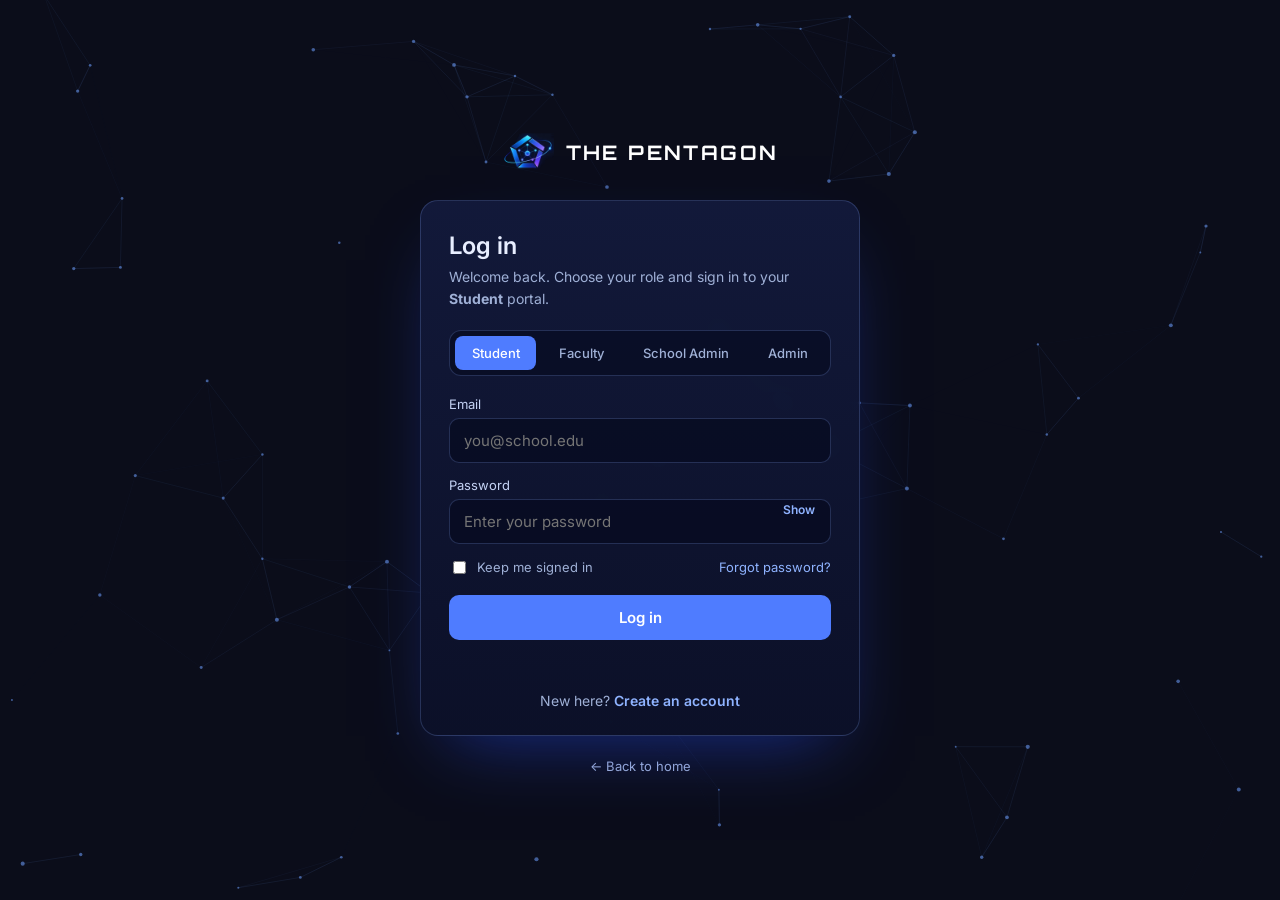
<file: pentagon-site my callendar/pentagon-site/login.html>
<!DOCTYPE html>
<html lang="en">
<head>
  <meta charset="UTF-8" />
  <meta name="viewport" content="width=device-width, initial-scale=1" />
  <title>Log in | THE PENTAGON</title>
  <link rel="icon" type="image/png" href="assets/favicon.png" />
  <link rel="preconnect" href="https://fonts.googleapis.com" />
  <link rel="preconnect" href="https://fonts.gstatic.com" crossorigin />
  <link href="https://fonts.googleapis.com/css2?family=Inter:wght@300;400;500;600&family=Orbitron:wght@600;700&display=swap" rel="stylesheet" />
  <link rel="stylesheet" href="auth.css" />
</head>
<body data-page="login">
  <canvas id="net-canvas" aria-hidden="true"></canvas>

  <a class="auth-brand" href="index.html" aria-label="THE PENTAGON - home">
    <img src="assets/logo.png" alt="" />
    <span>THE PENTAGON</span>
  </a>

  <main class="auth-card">
    <h1>Log in</h1>
    <p class="auth-sub">Welcome back. Choose your role and sign in to your <b id="auth-role">Student</b> portal.</p>

    <div class="role-tabs" role="tablist" aria-label="Choose your role">
      <button type="button" class="role-tab" data-role="student">Student</button>
      <button type="button" class="role-tab" data-role="faculty">Faculty</button>
      <button type="button" class="role-tab" data-role="school">School Admin</button>
      <button type="button" class="role-tab" data-role="admin">Admin</button>
    </div>

    <form class="auth-form" id="auth-form" novalidate>
      <label>Email
        <input type="email" name="email" required autocomplete="email" placeholder="you@school.edu" />
      </label>
      <label>Password
        <span class="pw-wrap">
          <input type="password" name="password" required autocomplete="current-password" placeholder="Enter your password" />
          <button type="button" class="pw-toggle" aria-label="Show password">Show</button>
        </span>
      </label>
      <div class="row">
        <label><input type="checkbox" name="remember" /> Keep me signed in</label>
        <a href="#">Forgot password?</a>
      </div>
      <button type="submit" class="btn-main">Log in</button>
      <p class="auth-status" id="auth-status" role="status"></p>
    </form>

    <p class="auth-switch">New here? <a id="switch-link" href="signup.html">Create an account</a></p>
  </main>

  <a class="back-home" href="index.html">&larr; Back to home</a>

  <script src="network-bg.js"></script>
  <script src="auth.js"></script>
</body>
</html>
</file>
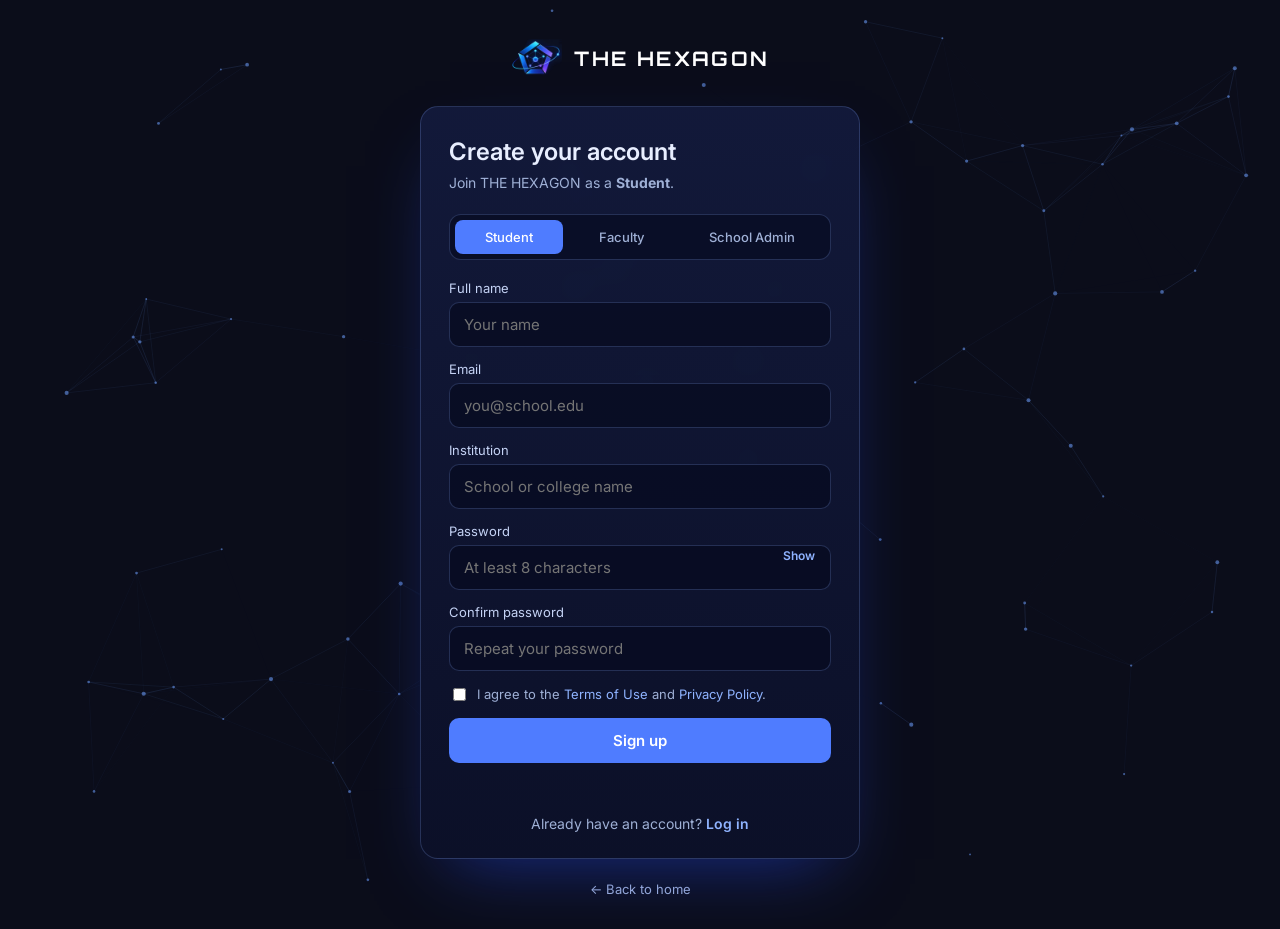
<file: pentagon-site my callendar/pentagon-site/signup.html>
<!DOCTYPE html>
<html lang="en">
<head>
  <meta charset="UTF-8" />
  <meta name="viewport" content="width=device-width, initial-scale=1" />
  <title>Sign up | THE HEXAGON</title>
  <link rel="icon" type="image/png" href="assets/favicon.png" />
  <link rel="preconnect" href="https://fonts.googleapis.com" />
  <link rel="preconnect" href="https://fonts.gstatic.com" crossorigin />
  <link href="https://fonts.googleapis.com/css2?family=Inter:wght@300;400;500;600&family=Orbitron:wght@600;700&display=swap" rel="stylesheet" />
  <link rel="stylesheet" href="auth.css" />
</head>
<body data-page="signup">
  <canvas id="net-canvas" aria-hidden="true"></canvas>

  <a class="auth-brand" href="index.html" aria-label="THE HEXAGON - home">
    <img src="assets/logo.png" alt="" />
    <span>THE HEXAGON</span>
  </a>

  <main class="auth-card">
    <h1>Create your account</h1>
    <p class="auth-sub">Join THE HEXAGON as a <b id="auth-role">Student</b>.</p>

    <!-- Admin accounts are created by your institution, so there is no Admin tab here -->
    <div class="role-tabs" role="tablist" aria-label="Choose your role">
      <button type="button" class="role-tab" data-role="student">Student</button>
      <button type="button" class="role-tab" data-role="faculty">Faculty</button>
      <button type="button" class="role-tab" data-role="school">School Admin</button>
    </div>

    <form class="auth-form" id="auth-form" novalidate>
      <label>Full name
        <input type="text" name="name" required autocomplete="name" placeholder="Your name" />
      </label>
      <label>Email
        <input type="email" name="email" required autocomplete="email" placeholder="you@school.edu" />
      </label>
      <label>Institution
        <input type="text" name="institution" required placeholder="School or college name" />
      </label>
      <label>Password
        <span class="pw-wrap">
          <input type="password" name="password" required minlength="8" autocomplete="new-password" placeholder="At least 8 characters" />
          <button type="button" class="pw-toggle" aria-label="Show password">Show</button>
        </span>
      </label>
      <label>Confirm password
        <input type="password" name="confirm" required autocomplete="new-password" placeholder="Repeat your password" />
      </label>
      <label class="terms">
        <input type="checkbox" name="terms" required />
        <span>I agree to the <a href="#">Terms of Use</a> and <a href="#">Privacy Policy</a>.</span>
      </label>
      <button type="submit" class="btn-main">Sign up</button>
      <p class="auth-status" id="auth-status" role="status"></p>
    </form>

    <p class="auth-switch">Already have an account? <a id="switch-link" href="login.html">Log in</a></p>
  </main>

  <a class="back-home" href="index.html">&larr; Back to home</a>

  <script src="network-bg.js"></script>
  <script src="auth.js"></script>
</body>
</html>
</file>
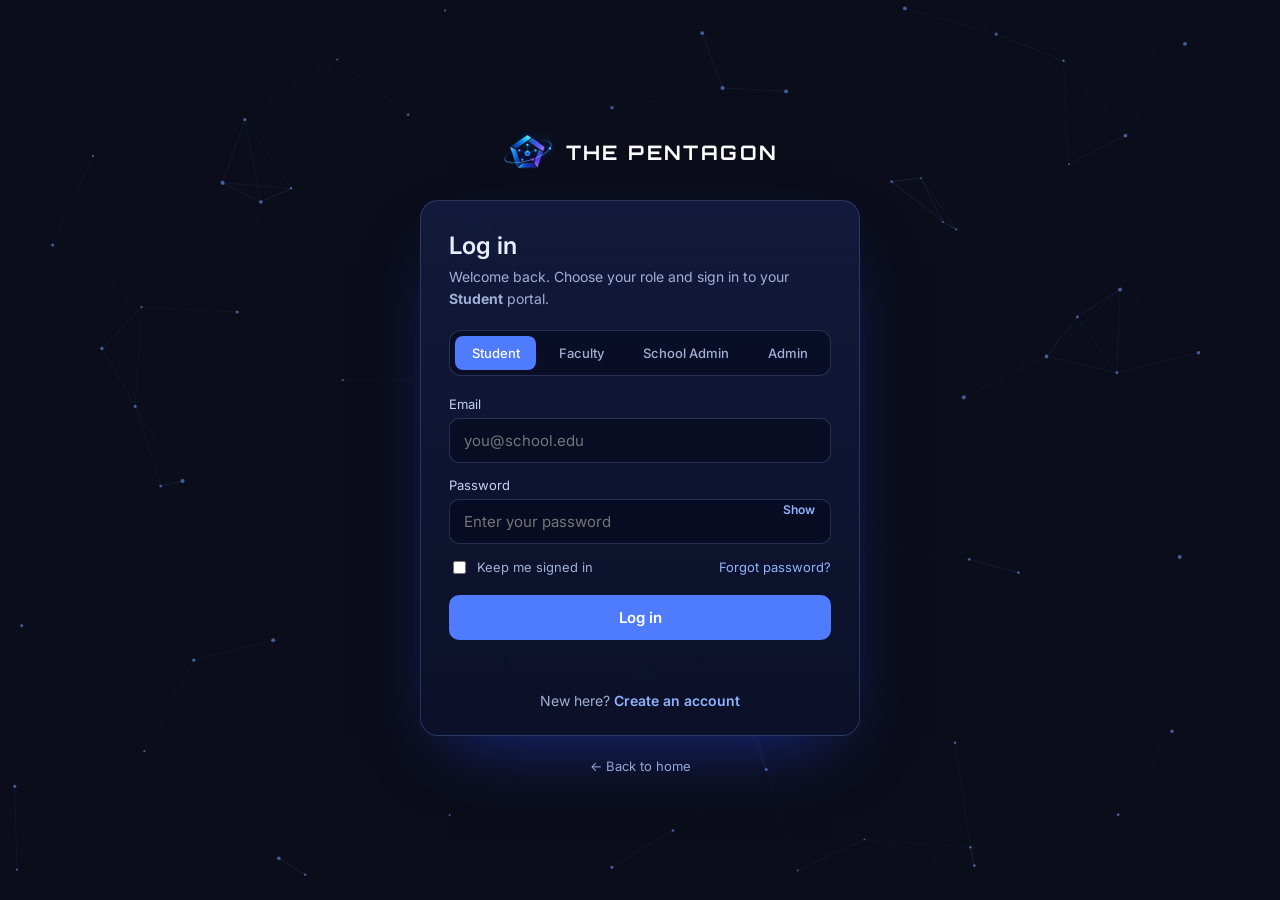
<file: pentagon-site my callendar/pentagon-site/student-dashboard.html>
<!DOCTYPE html>
<html lang="en">
<head>
  <meta charset="UTF-8" />
  <meta name="viewport" content="width=device-width, initial-scale=1" />
  <title>Student Dashboard | THE HEXAGON</title>
  <link rel="icon" type="image/png" href="assets/favicon.png" />
  <link rel="preconnect" href="https://fonts.googleapis.com" />
  <link rel="preconnect" href="https://fonts.gstatic.com" crossorigin />
  <link href="https://fonts.googleapis.com/css2?family=Inter:wght@400;500;600;700&family=Orbitron:wght@600;700&display=swap" rel="stylesheet" />
  <link rel="stylesheet" href="student.css" />
</head>
<body data-page="dashboard">
  <canvas id="net-canvas" data-rgb="150,125,90" data-alpha="0.22" aria-hidden="true"></canvas>

  <header class="topbar">
    <a class="brand" href="index.html"><img src="assets/logo.png" alt="" /><span>THE HEXAGON</span></a>
    <nav aria-label="Main">
      <a href="student-dashboard.html" class="on">Dashboard</a>
      <a href="student-class.html">My class</a>
      <a href="#" data-soon>Student network</a>
      <a href="#" data-soon>Study connect</a>
    </nav>
    <div class="nav-av" id="nav-av" aria-hidden="true"></div>
    <a href="#" class="logout" id="logout">Log out</a>
  </header>

  <main class="page">

    <!-- PROFILE -->
    <section class="card profile" id="profile">
      <div class="banner" id="banner"><button class="btn ghost sm" id="btn-banner" type="button">Edit banner</button></div>
      <div class="p-body">
        <div class="av-wrap">
          <div class="avatar" id="avatar"></div>
          <button class="av-btn" id="btn-avatar" type="button" aria-label="Change profile picture">+</button>
        </div>
        <div class="p-info">
          <h1><span id="p-name"></span></h1>
          <div class="meta"><span id="p-grade"></span> &nbsp;·&nbsp; <span id="p-school"></span></div>
          <p class="bio" id="p-bio"></p>
        </div>
        <div class="p-actions">
          <a class="btn ghost sm" href="#posts">Portfolio</a>
          <button class="btn sm" id="edit-profile" type="button">Edit profile</button>
        </div>
      </div>
      <div class="stats">
        <a class="stat" href="#performance" style="text-decoration:none"><small>Average marks</small><strong id="s-avg">--</strong><em id="s-cgpa">Add your marks</em></a>
        <div class="stat"><small>AIR score</small><strong id="s-air">--</strong><em>Preview score</em></div>
        <div class="stat"><small>Profile views</small><strong id="s-views">0</strong><em>Needs backend</em></div>
        <div class="stat"><small>Impressions</small><strong id="s-impr">0</strong><em>Needs backend</em></div>
      </div>
      <input type="file" id="in-banner" accept="image/*" hidden />
      <input type="file" id="in-avatar" accept="image/*" hidden />
    </section>

    <!-- ABOUT ME -->
    <section class="card" id="about">
      <div class="head"><div><h2>About me</h2><p>Optional. Help teachers and classmates get to know you.</p></div>
        <button class="btn ghost sm" id="edit-about" type="button">Edit</button></div>
      <div class="grid3" id="about-grid"></div>
      <span class="lab" style="margin-top:18px">Suggested for you, matched on your skills and interests</span>
      <div class="grid3" id="match-grid"></div>
      <p class="muted sm" style="margin-top:8px">Sample people are shown until the student network is connected.</p>
    </section>

    <!-- ACADEMIC PERFORMANCE -->
    <section class="card" id="performance">
      <div class="head"><div><h2>Academic performance</h2><p>Add subject marks. The average is shown on your profile.</p></div></div>
      <div class="avg"><strong id="avg-big">--</strong><span>average marks<br>across <b id="avg-n">0</b> subjects</span></div>
      <form class="inline" id="mark-form">
        <input name="subject" placeholder="Subject" required maxlength="40" />
        <input name="marks" type="number" min="0" max="100" step="0.1" placeholder="Marks (%)" required />
        <button class="btn sm" type="submit">Add subject</button>
      </form>
      <div id="marks"></div>
    </section>

    <!-- SKILLS -->
    <section class="card" id="skills">
      <div class="head"><div><h2>Skills</h2><p>Academic and extra-curricular activities, with your level.</p></div></div>
      <form class="inline" id="skill-form">
        <input name="name" placeholder="Skill (e.g. Algebra, Football)" required maxlength="40" />
        <select name="kind"><option value="Academic">Academic</option><option value="Extra-curricular">Extra-curricular (ECA)</option></select>
        <select name="level"><option>Beginner</option><option selected>Intermediate</option><option>Advanced</option></select>
        <button class="btn sm" type="submit">Add skill</button>
      </form>
      <div class="grid2">
        <div class="tile"><h3>Academic</h3><div class="chips" id="sk-a"></div></div>
        <div class="tile"><h3>Extra-curricular (ECA)</h3><div class="chips" id="sk-e"></div></div>
      </div>
    </section>

    <!-- ACHIEVEMENTS -->
    <section class="card" id="achievements">
      <div class="head"><div><h2>Achievements</h2><p>Projects and activities you won. Posts marked as won appear here too.</p></div></div>
      <form class="inline" id="ach-form">
        <input name="title" placeholder="Achievement name" required maxlength="80" />
        <input name="date" type="date" required />
        <input name="desc" placeholder="Short description" maxlength="160" style="flex-basis:220px" />
        <button class="btn sm" type="submit">Add</button>
      </form>
      <div id="ach-list"></div>
    </section>

    <!-- LEARNING PROGRESS -->
    <section class="card" id="learning">
      <div class="head"><div><h2>Learning progress</h2><p>Log what you are learning each day to build your streak.</p></div><span class="streak-badge" id="streak-badge">0-day streak</span></div>
      <div class="grid2">
        <div class="tile">
          <h3>Log today's learning</h3>
          <form class="inline" id="log-form" style="margin-bottom:0">
            <input name="topic" placeholder="e.g. Python loops" required maxlength="80" />
            <button class="btn sm" type="submit">Log</button>
          </form>
          <div class="week" id="week"></div>
        </div>
        <div class="tile"><h3>Currently learning</h3><div id="courses"></div></div>
      </div>
      <div class="grid3" style="margin-top:16px">
        <div><h3 class="sub">Completed courses</h3><div id="done"></div></div>
        <div><h3 class="sub">Upcoming learning goals</h3>
          <form class="inline" id="goal-form"><input name="text" placeholder="e.g. Finish Python basics" required maxlength="90" /><input name="date" type="date" /><button class="btn sm" type="submit">Add</button></form>
          <div id="goals"></div></div>
        <div><h3 class="sub">Progress timeline</h3><ol class="timeline" id="timeline"></ol></div>
      </div>
    </section>

    <!-- POSTS -->
    <section class="card" id="posts">
      <div class="head"><div><h2>Posts</h2><p>Everything you share. Posts are created on the post page.</p></div><a class="btn sm" href="student-post.html">+ New post</a></div>
      <div class="cols">
        <div><p class="colh">All posts · <span id="n-all">0</span></p><div class="col" id="col-all"></div></div>
        <div><p class="colh">Projects · <span id="n-proj">0</span></p><div class="col" id="col-proj"></div></div>
        <div><p class="colh">Achievements · <span id="n-won">0</span></p><div class="col" id="col-won"></div></div>
      </div>
    </section>
  </main>

  <!-- PROFILE DIALOG -->
  <dialog id="dlg-profile">
    <form id="f-profile">
      <h2>Your profile</h2>
      <p class="sub">Fields marked * are required to enter your dashboard.</p>
      <label class="req">Profile picture<input type="file" name="avatar" accept="image/*" /></label>
      <label>Banner image (optional, a default is used)<input type="file" name="banner" accept="image/*" /></label>
      <label class="req">Full name<input name="name" required maxlength="60" autocomplete="name" /></label>
      <label class="req">Academic year (grade)<select name="grade" required><option value="" disabled selected>Select grade</option></select></label>
      <label class="req">School name<input name="school" required maxlength="80" /></label>
      <label class="req">Bio<textarea name="bio" required maxlength="300" placeholder="Tell us about yourself in a few lines"></textarea></label>
      <p class="sm" id="pf-err" style="color:var(--bad);min-height:18px"></p>
      <div class="acts"><button type="button" class="btn ghost" id="pf-cancel">Cancel</button><button class="btn" type="submit">Save profile</button></div>
    </form>
  </dialog>

  <!-- ABOUT DIALOG -->
  <dialog id="dlg-about">
    <form id="f-about">
      <h2>About me</h2><p class="sub">Everything here is optional. Separate lists with commas.</p>
      <label>Interests<input name="interests" placeholder="Robotics, chess, music" maxlength="160" /></label>
      <label>Career goals<textarea name="career" maxlength="240"></textarea></label>
      <label>Learning goals<textarea name="learnGoals" maxlength="240"></textarea></label>
      <label>Languages known<input name="languages" placeholder="English, Tamil, Hindi" maxlength="120" /></label>
      <label>Personal strengths<input name="strengths" placeholder="Leadership, curiosity, teamwork" maxlength="160" /></label>
      <label>Preferred co-learner (students or teachers you want to learn with)<textarea name="coLearner" maxlength="240"></textarea></label>
      <div class="acts"><button type="button" class="btn ghost" data-close>Cancel</button><button class="btn" type="submit">Save</button></div>
    </form>
  </dialog>

  <div id="toast" role="status"></div>
  <script src="network-bg.js"></script>
  <script src="student.js"></script>
</body>
</html>
</file>
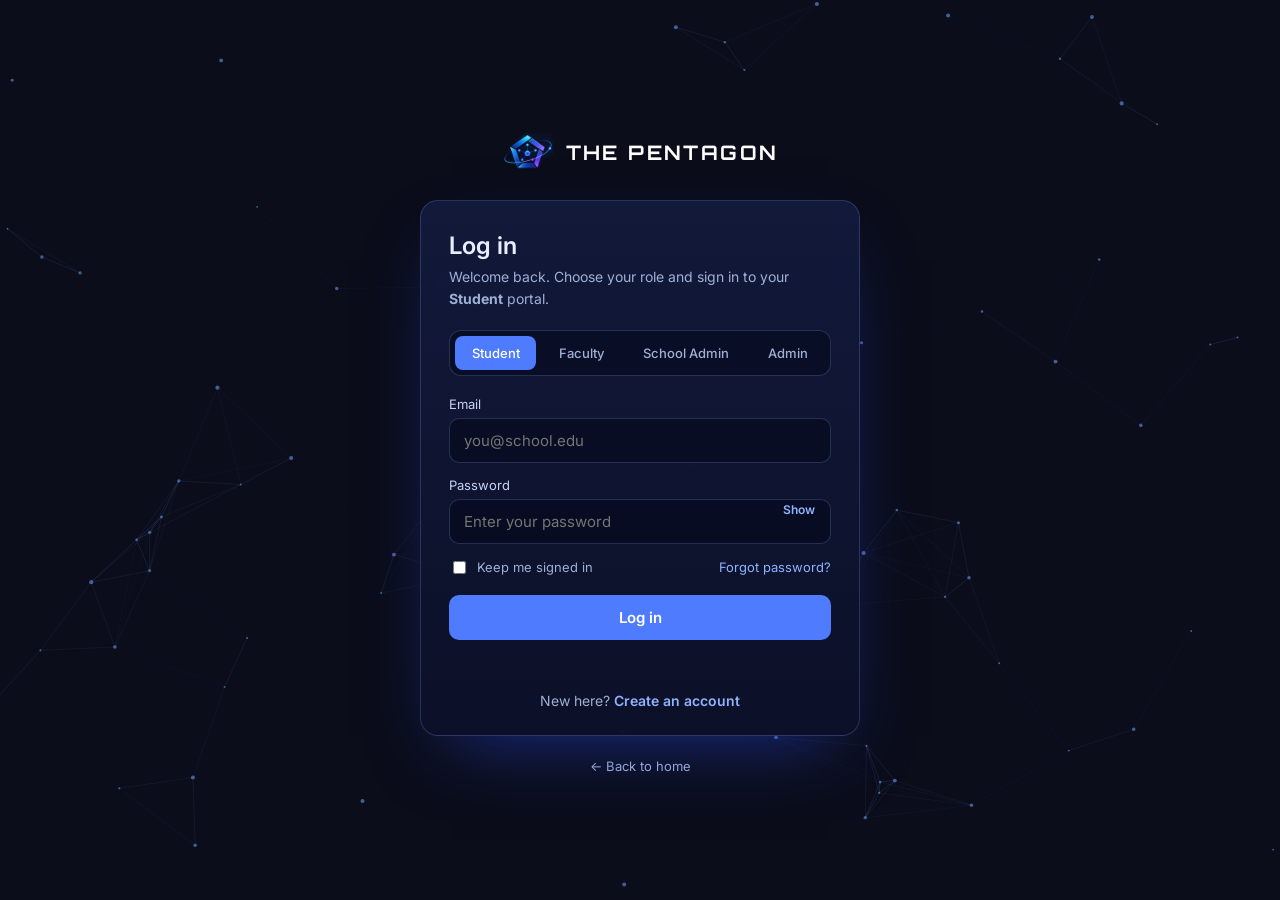
<file: pentagon-site my callendar/pentagon-site/student-post.html>
<!DOCTYPE html>
<html lang="en">
<head>
  <meta charset="UTF-8" />
  <meta name="viewport" content="width=device-width, initial-scale=1" />
  <title>Create a post | THE HEXAGON</title>
  <link rel="icon" type="image/png" href="assets/favicon.png" />
  <link rel="preconnect" href="https://fonts.googleapis.com" />
  <link rel="preconnect" href="https://fonts.gstatic.com" crossorigin />
  <link href="https://fonts.googleapis.com/css2?family=Inter:wght@400;500;600;700&family=Orbitron:wght@600;700&display=swap" rel="stylesheet" />
  <link rel="stylesheet" href="student.css" />
</head>
<body data-page="post">
  <canvas id="net-canvas" data-rgb="150,125,90" data-alpha="0.22" aria-hidden="true"></canvas>

  <header class="topbar">
    <a class="brand" href="index.html"><img src="assets/logo.png" alt="" /><span>THE HEXAGON</span></a>
    <nav aria-label="Main">
      <a href="student-dashboard.html" class="on">Dashboard</a>
      <a href="#" data-soon>My class</a>
      <a href="#" data-soon>Student network</a>
      <a href="#" data-soon>Study connect</a>
    </nav>
    <div class="nav-av" id="nav-av" aria-hidden="true"></div>
    <a href="#" class="logout" id="logout">Log out</a>
  </header>

  <main class="page">
    <div class="pgtop">
      <div><a class="back" href="student-dashboard.html#posts">&larr; Back to profile</a><h1>Create a post</h1></div>
      <div style="display:flex;gap:8px"><button class="btn ghost" id="save-draft" type="button">Save draft</button><button class="btn" type="submit" form="f-post">Publish</button></div>
    </div>

    <div class="postgrid">
      <form class="card" id="f-post" novalidate>
        <h3 class="sub">1. What are you posting?</h3>
        <div id="types"></div>

        <h3 class="sub" style="margin-top:12px">2. Details</h3>
        <label class="req">Title<input name="title" required maxlength="90" /></label>
        <label class="req">Description<textarea name="desc" required maxlength="1200" placeholder="What is it? What did you do or learn?"></textarea></label>

        <div class="grid2">
          <div><span class="lab" style="margin-top:0">Category</span><div id="cat"></div></div>
          <div><span class="lab" style="margin-top:0">Result</span><div id="res"></div></div>
        </div>

        <span class="lab">Cover image</span>
        <label class="drop" id="drop"><input type="file" name="img" accept="image/*" /><span id="drop-t">Drop an image here or <b>browse</b></span></label>
        <p class="muted sm" style="margin-top:6px" id="hint">For PDFs, videos and slides, upload them to Google Drive or YouTube and paste the link below.</p>

        <div class="grid2" style="margin-top:12px">
          <label id="lb-link">Link (optional)<input name="link" type="url" placeholder="https://..." /></label>
          <label>Date<input name="date" type="date" /></label>
        </div>
        <label>Tags<input name="tags" placeholder="robotics, arduino, team project" maxlength="100" /></label>
        <span class="lab" style="margin-top:0">Who can see this?</span>
        <div id="vis"></div>
        <p class="sm" id="err" style="color:var(--bad);min-height:18px;margin-top:6px"></p>
      </form>

      <aside style="display:flex;flex-direction:column;gap:18px">
        <div class="card">
          <h3 class="sub">Live preview</h3>
          <div class="pv"><div class="cv" id="pv-cv">NO IMAGE</div><div class="bd"><span class="badge" id="pv-badge">Project</span><h4 id="pv-title">Your title</h4><p id="pv-desc">Your description appears here.</p><p id="pv-date" style="font-size:12px"></p></div></div>
        </div>
        <div class="card where">
          <h3 class="sub">Where it will appear</h3>
          <p id="w-all"></p><p id="w-proj"></p><p id="w-won"></p>
        </div>
      </aside>
    </div>
  </main>

  <div id="toast" role="status"></div>
  <script src="network-bg.js"></script>
  <script src="student.js"></script>
</body>
</html>
</file>
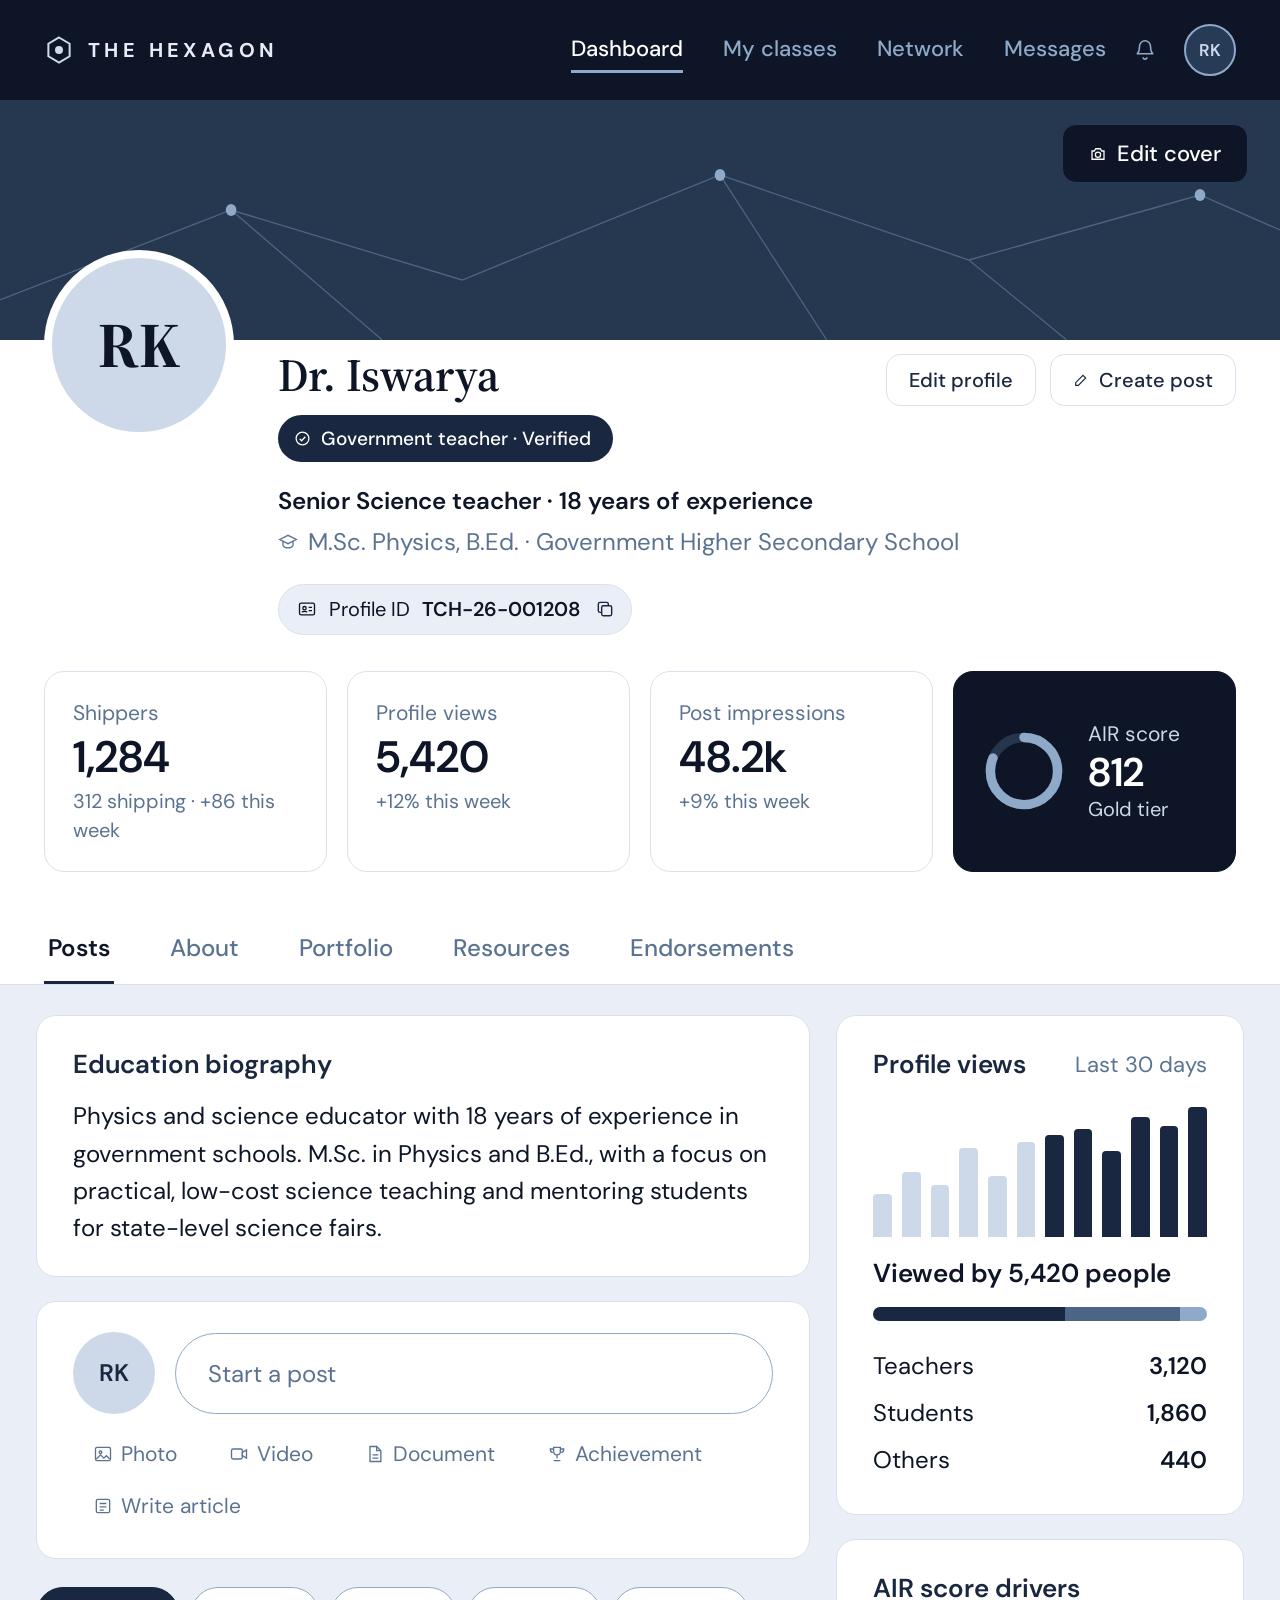
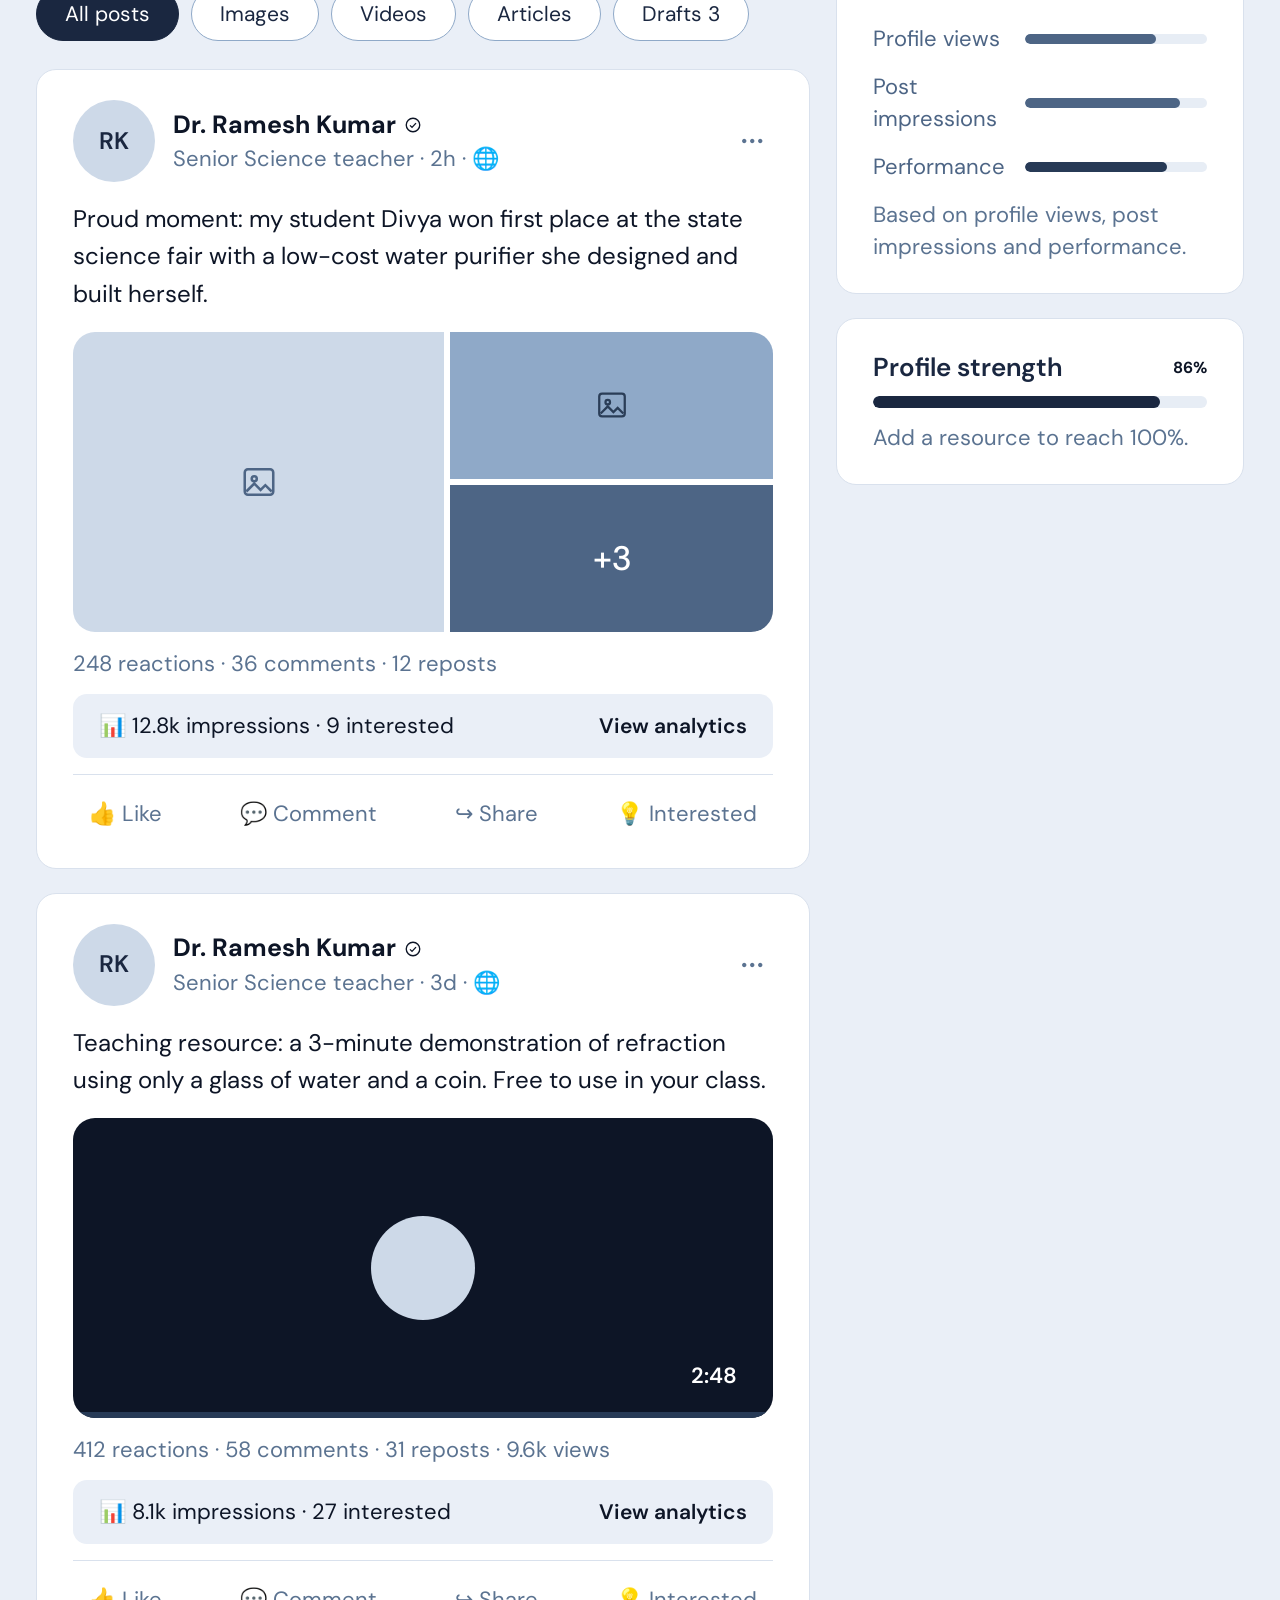
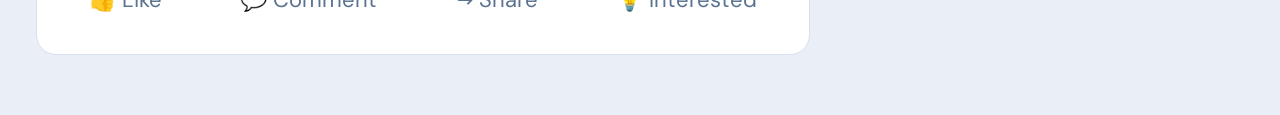
<file: pentagon-site my callendar/pentagon-site/teacher-profile.html>
<!DOCTYPE html>
<html lang="en">
<head>
  <meta charset="UTF-8" />
  <meta name="viewport" content="width=device-width, initial-scale=1.0" />
  <title>Teacher Profile | The Hexagon</title>
  <link rel="preconnect" href="https://fonts.googleapis.com" />
  <link href="https://fonts.googleapis.com/css2?family=DM+Sans:wght@400;500;600;700&family=Source+Serif+4:ital,wght@0,600;0,700;1,400&display=swap" rel="stylesheet" />
  <link rel="stylesheet" href="teacher-profile.css" />
</head>
<body>

  <!-- ============ TOP NAV ============ -->
  <header class="topnav">
    <div class="topnav__inner">
      <a href="#" class="brand">
        <svg viewBox="0 0 24 24" width="30" height="30" fill="none" stroke="#cfdbea" stroke-width="1.6"><path d="M12 2l8.5 5v10L12 22l-8.5-5V7z"/><circle cx="12" cy="12" r="2.4" fill="#cfdbea"/></svg>
        <span>THE HEXAGON</span>
      </a>
      <nav class="topnav__links">
        <a href="#" class="active">Dashboard</a>
        <a href="#">My classes</a>
        <a href="#">Network</a>
        <a href="#">Messages</a>
      </nav>
      <button class="icon-btn" aria-label="Notifications">
        <svg viewBox="0 0 24 24" width="22" height="22" fill="none" stroke="currentColor" stroke-width="1.7"><path d="M6 8a6 6 0 1112 0c0 7 3 8 3 8H3s3-1 3-8"/><path d="M10 20a2 2 0 004 0"/></svg>
      </button>
      <div class="nav-avatar">RK</div>
    </div>
  </header>

  <main class="page">

    <!-- ============ PROFILE HEADER ============ -->
    <section class="profile-card">
      <div class="cover">
        <svg class="cover__art" viewBox="0 0 1440 240" preserveAspectRatio="none" fill="none">
          <polyline points="0,200 260,110 520,180 810,75 1090,160 1350,95 1440,130" stroke="#4d6585" stroke-width="1.3"/>
          <line x1="260" y1="110" x2="430" y2="240" stroke="#4d6585" stroke-width="1.3"/>
          <line x1="810" y1="75" x2="930" y2="240" stroke="#4d6585" stroke-width="1.3"/>
          <line x1="1090" y1="160" x2="1200" y2="240" stroke="#4d6585" stroke-width="1.3"/>
          <circle cx="260" cy="110" r="6" fill="#8fa9c8"/>
          <circle cx="810" cy="75" r="6" fill="#8fa9c8"/>
          <circle cx="1350" cy="95" r="6" fill="#8fa9c8"/>
        </svg>
        <button class="btn btn--dark cover__edit" id="editCoverBtn">
          <svg viewBox="0 0 24 24" width="18" height="18" fill="none" stroke="currentColor" stroke-width="1.7"><path d="M4 8h3l2-3h6l2 3h3v11H4z"/><circle cx="12" cy="13" r="3.5"/></svg>
          Edit cover
        </button>
      </div>

      <div class="profile-head">
        <div class="avatar-lg">RK</div>

        <div class="profile-head__info">
          <div class="profile-head__top">
            <div>
              <h1 class="name">Dr. Iswarya</h1>
              <span class="verified-pill">
                <svg viewBox="0 0 24 24" width="17" height="17" fill="none" stroke="currentColor" stroke-width="1.8"><circle cx="12" cy="12" r="9"/><path d="M8 12.5l2.7 2.7L16 9.5"/></svg>
                Government teacher · Verified
              </span>
            </div>
            <div class="head-actions">
              <button class="btn btn--ghost" id="editProfileBtn">Edit profile</button>
              <button class="btn btn--ghost" id="createPostBtn">
                <svg viewBox="0 0 24 24" width="16" height="16" fill="none" stroke="currentColor" stroke-width="1.7"><path d="M4 20h4L19 9l-4-4L4 16z"/></svg>
                Create post
              </button>
            </div>
          </div>

          <p class="headline">Senior Science teacher · 18 years of experience</p>
          <p class="subline">
            <svg viewBox="0 0 24 24" width="20" height="20" fill="none" stroke="currentColor" stroke-width="1.6"><path d="M2 9l10-5 10 5-10 5z"/><path d="M6 11v5c0 1.5 3 3 6 3s6-1.5 6-3v-5"/></svg>
            M.Sc. Physics, B.Ed. · Government Higher Secondary School
          </p>

          <div class="id-chip">
            <svg viewBox="0 0 24 24" width="20" height="20" fill="none" stroke="currentColor" stroke-width="1.6"><rect x="3" y="5" width="18" height="14" rx="2"/><circle cx="9" cy="11" r="2"/><path d="M6 16c.5-1.5 5.5-1.5 6 0M14 10h4M14 14h4"/></svg>
            <span>Profile ID</span>
            <strong id="profileIdText">TCH-26-001208</strong>
            <button id="copyIdBtn" aria-label="Copy profile ID" class="copy-btn">
              <svg viewBox="0 0 24 24" width="20" height="20" fill="none" stroke="currentColor" stroke-width="1.7"><rect x="8" y="8" width="12" height="12" rx="2"/><path d="M16 8V6a2 2 0 00-2-2H6a2 2 0 00-2 2v8a2 2 0 002 2h2"/></svg>
            </button>
          </div>
        </div>
      </div>

      <!-- ============ STATS ============ -->
      <div class="stats">
        <div class="stat">
          <span class="stat__label">Shippers</span>
          <span class="stat__value">1,284</span>
          <span class="stat__note">312 shipping · +86 this week</span>
        </div>
        <div class="stat">
          <span class="stat__label">Profile views</span>
          <span class="stat__value">5,420</span>
          <span class="stat__note">+12% this week</span>
        </div>
        <div class="stat">
          <span class="stat__label">Post impressions</span>
          <span class="stat__value">48.2k</span>
          <span class="stat__note">+9% this week</span>
        </div>
        <div class="stat stat--air">
          <svg class="ring" viewBox="0 0 80 80">
            <circle cx="40" cy="40" r="32" class="ring__bg"/>
            <circle cx="40" cy="40" r="32" class="ring__fg" id="airRing"/>
          </svg>
          <div>
            <span class="stat__label">AIR score</span>
            <span class="stat__value" id="airValue">812</span>
            <span class="stat__note">Gold tier</span>
          </div>
        </div>
      </div>

      <!-- ============ TABS ============ -->
      <div class="tabs" role="tablist">
        <button class="tab active" data-tab="posts" role="tab">Posts</button>
        <button class="tab" data-tab="about" role="tab">About</button>
        <button class="tab" data-tab="portfolio" role="tab">Portfolio</button>
        <button class="tab" data-tab="resources" role="tab">Resources</button>
        <button class="tab" data-tab="endorsements" role="tab">Endorsements</button>
      </div>
    </section>

    <!-- ============ TAB: POSTS ============ -->
    <section class="tab-panel active" id="tab-posts">
      <div class="grid-2">
        <div class="col">
          <article class="card">
            <h2 class="card__title">Education biography</h2>
            <p class="body-text">Physics and science educator with 18 years of experience in government schools. M.Sc. in Physics and B.Ed., with a focus on practical, low-cost science teaching and mentoring students for state-level science fairs.</p>
          </article>

          <article class="card composer">
            <div class="composer__row">
              <div class="avatar-sm">RK</div>
              <button class="composer__input" id="startPostBtn">Start a post</button>
            </div>
            <div class="composer__actions">
              <button class="link-btn"><svg viewBox="0 0 24 24" width="20" height="20" fill="none" stroke="currentColor" stroke-width="1.6"><rect x="3" y="4" width="18" height="16" rx="2"/><circle cx="9" cy="10" r="1.6"/><path d="M4 18l5-5 4 4 3-3 4 4"/></svg>Photo</button>
              <button class="link-btn"><svg viewBox="0 0 24 24" width="20" height="20" fill="none" stroke="currentColor" stroke-width="1.6"><rect x="3" y="6" width="13" height="12" rx="2"/><path d="M16 10l5-3v10l-5-3z"/></svg>Video</button>
              <button class="link-btn"><svg viewBox="0 0 24 24" width="20" height="20" fill="none" stroke="currentColor" stroke-width="1.6"><path d="M6 3h8l5 5v13H6z"/><path d="M14 3v5h5M9 13h7M9 17h7"/></svg>Document</button>
              <button class="link-btn"><svg viewBox="0 0 24 24" width="20" height="20" fill="none" stroke="currentColor" stroke-width="1.6"><path d="M8 4h8v5a4 4 0 01-8 0zM8 6H4v1a3 3 0 003 3M16 6h4v1a3 3 0 01-3 3M12 13v4M8 20h8"/></svg>Achievement</button>
              <button class="link-btn"><svg viewBox="0 0 24 24" width="20" height="20" fill="none" stroke="currentColor" stroke-width="1.6"><rect x="4" y="4" width="16" height="16" rx="2"/><path d="M8 9h8M8 13h8M8 17h5"/></svg>Write article</button>
            </div>
          </article>

          <div class="filters" id="postFilters">
            <button class="chip active" data-filter="all">All posts</button>
            <button class="chip" data-filter="image">Images</button>
            <button class="chip" data-filter="video">Videos</button>
            <button class="chip" data-filter="article">Articles</button>
            <button class="chip" data-filter="draft">Drafts 3</button>
          </div>

          <!-- Post 1 : images -->
          <article class="card post" data-type="image">
            <header class="post__head">
              <div class="avatar-sm">RK</div>
              <div class="post__who">
                <strong>Dr. Ramesh Kumar
                  <svg viewBox="0 0 24 24" width="18" height="18" fill="none" stroke="currentColor" stroke-width="1.8"><circle cx="12" cy="12" r="9"/><path d="M8 12.5l2.7 2.7L16 9.5"/></svg>
                </strong>
                <span>Senior Science teacher · 2h · 🌐</span>
              </div>
              <button class="more-btn" aria-label="More">•••</button>
            </header>
            <p class="post__text">Proud moment: my student Divya won first place at the state science fair with a low-cost water purifier she designed and built herself.</p>
            <div class="media-grid">
              <div class="media-grid__big"><svg viewBox="0 0 24 24" width="38" height="38" fill="none" stroke="#4d6585" stroke-width="1.6"><rect x="3" y="4" width="18" height="16" rx="2"/><circle cx="9" cy="10" r="1.6"/><path d="M4 18l5-5 4 4 3-3 4 4"/></svg></div>
              <div class="media-grid__side">
                <div class="media-grid__a"><svg viewBox="0 0 24 24" width="34" height="34" fill="none" stroke="#2a3d57" stroke-width="1.6"><rect x="3" y="4" width="18" height="16" rx="2"/><circle cx="9" cy="10" r="1.6"/><path d="M4 18l5-5 4 4 3-3 4 4"/></svg></div>
                <div class="media-grid__b">+3</div>
              </div>
            </div>
            <p class="post__counts">248 reactions · 36 comments · 12 reposts</p>
            <div class="analytics-bar"><span>📊 12.8k impressions · 9 interested</span><button class="link-strong">View analytics</button></div>
            <footer class="post__actions">
              <button class="like-btn">👍 Like</button><button>💬 Comment</button><button>↪ Share</button><button>💡 Interested</button>
            </footer>
          </article>

          <!-- Post 2 : video -->
          <article class="card post" data-type="video">
            <header class="post__head">
              <div class="avatar-sm">RK</div>
              <div class="post__who">
                <strong>Dr. Ramesh Kumar
                  <svg viewBox="0 0 24 24" width="18" height="18" fill="none" stroke="currentColor" stroke-width="1.8"><circle cx="12" cy="12" r="9"/><path d="M8 12.5l2.7 2.7L16 9.5"/></svg>
                </strong>
                <span>Senior Science teacher · 3d · 🌐</span>
              </div>
              <button class="more-btn" aria-label="More">•••</button>
            </header>
            <p class="post__text">Teaching resource: a 3-minute demonstration of refraction using only a glass of water and a coin. Free to use in your class.</p>
            <div class="video-box">
              <div class="video-box__play"></div>
              <span class="video-box__time">2:48</span>
              <div class="video-box__bar"></div>
            </div>
            <p class="post__counts">412 reactions · 58 comments · 31 reposts · 9.6k views</p>
            <div class="analytics-bar"><span>📊 8.1k impressions · 27 interested</span><button class="link-strong">View analytics</button></div>
            <footer class="post__actions">
              <button class="like-btn">👍 Like</button><button>💬 Comment</button><button>↪ Share</button><button>💡 Interested</button>
            </footer>
          </article>
        </div>

        <aside class="col">
          <article class="card">
            <div class="card__row"><h2 class="card__title">Profile views</h2><span class="muted">Last 30 days</span></div>
            <div class="bars" id="viewsBars"></div>
            <p class="viewed-by">Viewed by 5,420 people</p>
            <div class="split-bar"><span style="width:57.5%"></span><span style="width:34.5%"></span><span style="width:8%"></span></div>
            <ul class="kv">
              <li><span>Teachers</span><strong>3,120</strong></li>
              <li><span>Students</span><strong>1,860</strong></li>
              <li><span>Others</span><strong>440</strong></li>
            </ul>
          </article>

          <article class="card">
            <h2 class="card__title">AIR score drivers</h2>
            <div class="driver"><span>Profile views</span><div class="track"><i style="width:72%"></i></div></div>
            <div class="driver"><span>Post impressions</span><div class="track"><i style="width:85%"></i></div></div>
            <div class="driver"><span>Performance</span><div class="track"><i style="width:78%;background:#273a56"></i></div></div>
            <p class="muted">Based on profile views, post impressions and performance.</p>
          </article>

          <article class="card">
            <div class="card__row"><h2 class="card__title">Profile strength</h2><strong>86%</strong></div>
            <div class="track track--lg"><i style="width:86%"></i></div>
            <p class="muted">Add a resource to reach 100%.</p>
          </article>
        </aside>
      </div>
    </section>

    <!-- ============ TAB: ABOUT ============ -->
    <section class="tab-panel" id="tab-about">
      <div class="grid-2">
        <div class="col">
          <article class="card">
            <div class="card__row"><h2 class="card__title">Education biography</h2><button class="link-btn">✎ Edit</button></div>
            <p class="body-text">Physics and science educator with 18 years of experience in government schools. M.Sc. in Physics and B.Ed., with a focus on practical, low-cost science teaching and mentoring students for state-level science fairs. Believes every classroom can run real experiments.</p>
          </article>

          <article class="card">
            <h2 class="card__title">Experience</h2>
            <ul class="timeline">
              <li><i class="dot dot--dark"></i><div><strong>Senior Science teacher</strong><span>Government Higher Secondary School · 2014 to present</span></div></li>
              <li><i class="dot"></i><div><strong>Science teacher</strong><span>Government High School · 2008 to 2014</span></div></li>
            </ul>
          </article>

          <article class="card">
            <h2 class="card__title">Education</h2>
            <div class="edu"><div><strong>B.Ed.</strong><span>State University</span></div><em>2008</em></div>
            <div class="edu"><div><strong>M.Sc. Physics</strong><span>State University</span></div><em>2006</em></div>
          </article>
        </div>

        <aside class="col">
          <article class="card">
            <h2 class="card__title">Teaching details</h2>
            <p class="label">Subjects</p>
            <div class="pills"><span>Physics</span><span>General science</span></div>
            <p class="label">Grades</p>
            <p class="plain">Grades 8 to 12</p>
            <p class="label">Languages</p>
            <div class="pills"><span>English</span><span>Tamil</span><span>Hindi</span></div>
          </article>
          <article class="card">
            <h2 class="card__title">Teaching philosophy</h2>
            <blockquote class="quote">"Every student can learn science when they are allowed to test it themselves."</blockquote>
          </article>
          <article class="card">
            <h2 class="card__title">Open to</h2>
            <div class="pills"><span>Mentoring</span><span>Collaboration</span><span>Speaking</span><span>Workshops</span></div>
          </article>
        </aside>
      </div>
    </section>

    <!-- ============ TAB: PORTFOLIO ============ -->
    <section class="tab-panel" id="tab-portfolio">
      <div class="toolbar">
        <div class="filters" id="portfolioFilters">
          <button class="chip active" data-filter="all">All</button>
          <button class="chip" data-filter="publication">Publications</button>
          <button class="chip" data-filter="workshop">Workshops</button>
          <button class="chip" data-filter="curriculum">Curriculum</button>
          <button class="chip" data-filter="award">Awards</button>
        </div>
        <button class="btn btn--ghost">+ Add item</button>
      </div>
      <div class="portfolio-grid">
        <article class="pcard" data-type="publication">
          <div class="pcard__top c1"><svg viewBox="0 0 24 24" width="40" height="40" fill="none" stroke="#2a3d57" stroke-width="1.5"><path d="M5 3h11l3 3v15H5z"/><path d="M8 8h7M8 12h7"/><circle cx="14" cy="17" r="2.2"/></svg></div>
          <div class="pcard__body"><span class="tag">Publication</span><h3>Low-cost physics labs</h3><p class="sub">Journal of Science Education · 2025</p><p>Experiments for classrooms with limited equipment.</p></div>
        </article>
        <article class="pcard" data-type="workshop">
          <div class="pcard__top c2"><svg viewBox="0 0 24 24" width="40" height="40" fill="none" stroke="#2a3d57" stroke-width="1.5"><rect x="3" y="4" width="18" height="12" rx="1"/><path d="M12 16v4M8 20h8M7 12l3-3 3 2 3-4"/></svg></div>
          <div class="pcard__body"><span class="tag">Workshop</span><h3>Science labs for teachers</h3><p class="sub">120 teachers · 2026</p><p>A full-day hands-on workshop for district teachers.</p></div>
        </article>
        <article class="pcard" data-type="curriculum">
          <div class="pcard__top c3"><svg viewBox="0 0 24 24" width="40" height="40" fill="none" stroke="#fff" stroke-width="1.5"><path d="M4 4h4v16H4zM10 4h4v16h-4zM16 6l4 1-3 13-4-1z"/></svg></div>
          <div class="pcard__body"><span class="tag">Curriculum</span><h3>Grade 10 physics unit</h3><p class="sub">Designed 2024</p><p>Twelve lessons built around practical activities.</p></div>
        </article>
        <article class="pcard" data-type="award">
          <div class="pcard__top c4"><svg viewBox="0 0 24 24" width="40" height="40" fill="none" stroke="#fff" stroke-width="1.5"><path d="M8 4h8v5a4 4 0 01-8 0zM8 6H4v1a3 3 0 003 3M16 6h4v1a3 3 0 01-3 3M12 13v4M8 20h8"/></svg></div>
          <div class="pcard__body"><span class="tag">Award</span><h3>State teaching award</h3><p class="sub">Shortlisted · 2026</p><p>Recognised for innovation in science teaching.</p></div>
        </article>
        <button class="pcard pcard--add"><span>+</span>Add a publication, workshop, project or award</button>
      </div>
    </section>

    <!-- ============ TAB: RESOURCES ============ -->
    <section class="tab-panel" id="tab-resources">
      <div class="toolbar">
        <div class="filters" id="resourceFilters">
          <button class="chip active" data-filter="all">All</button>
          <button class="chip" data-filter="lesson">Lesson plans</button>
          <button class="chip" data-filter="worksheet">Worksheets</button>
          <button class="chip" data-filter="video">Videos</button>
          <button class="chip" data-filter="presentation">Presentations</button>
          <button class="chip" data-filter="qbank">Question banks</button>
        </div>
        <button class="btn btn--ghost">Upload resource</button>
      </div>
      <div class="card list">
        <div class="res" data-type="lesson">
          <div class="res__icon"><svg viewBox="0 0 24 24" width="22" height="22" fill="none" stroke="currentColor" stroke-width="1.6"><path d="M6 3h8l5 5v13H6z"/><path d="M9 13h7M9 17h7"/></svg></div>
          <div class="res__info"><strong>Refraction lesson plan</strong><span>Lesson plan · Physics · Grade 10</span></div>
          <div class="res__count">1,240 downloads</div><button class="link-btn">Download</button>
        </div>
        <div class="res" data-type="worksheet">
          <div class="res__icon"><svg viewBox="0 0 24 24" width="22" height="22" fill="none" stroke="currentColor" stroke-width="1.6"><rect x="4" y="4" width="16" height="16" rx="2"/><path d="M8 9h8M8 13h8M8 17h4"/></svg></div>
          <div class="res__info"><strong>Motion and force worksheet set</strong><span>Worksheets · Physics · Grade 9</span></div>
          <div class="res__count">860 downloads</div><button class="link-btn">Download</button>
        </div>
        <div class="res" data-type="video">
          <div class="res__icon res__icon--dark"><svg viewBox="0 0 24 24" width="22" height="22" fill="none" stroke="#fff" stroke-width="1.6"><rect x="3" y="6" width="13" height="12" rx="2"/><path d="M16 10l5-3v10l-5-3z"/></svg></div>
          <div class="res__info"><strong>Optics with a glass of water</strong><span>Video · 2:48 · Physics · Grade 10</span></div>
          <div class="res__count">9.6k views</div><button class="link-btn">Watch</button>
        </div>
        <div class="res" data-type="presentation">
          <div class="res__icon"><svg viewBox="0 0 24 24" width="22" height="22" fill="none" stroke="currentColor" stroke-width="1.6"><rect x="3" y="4" width="18" height="12" rx="1"/><path d="M12 16v4M8 20h8"/></svg></div>
          <div class="res__info"><strong>Energy transformations slides</strong><span>Presentation · General science · Grade 8</span></div>
          <div class="res__count">540 downloads</div><button class="link-btn">Download</button>
        </div>
      </div>
      <p class="muted foot">Resources are free for verified teachers to download and use in their classrooms.</p>
    </section>

    <!-- ============ TAB: ENDORSEMENTS ============ -->
    <section class="tab-panel" id="tab-endorsements">
      <div class="grid-2">
        <div class="col">
          <article class="card">
            <div class="card__row"><h2 class="card__title">Skills and endorsements</h2><button class="link-btn">Request endorsement</button></div>
            <div class="skill"><div class="card__row"><strong>Physics</strong><span class="muted">64 endorsements</span></div><div class="track track--lg"><i style="width:92%"></i></div>
              <div class="endorsers"><span class="mini">SK</span><span class="mini mini--b">AN</span><span class="mini mini--c">LD</span><em>Endorsed by 3 teachers you know</em></div></div>
            <div class="skill"><div class="card__row"><strong>Experiment design</strong><span class="muted">41</span></div><div class="track track--lg"><i style="width:62%"></i></div></div>
            <div class="skill"><div class="card__row"><strong>Student mentoring</strong><span class="muted">37</span></div><div class="track track--lg"><i style="width:55%"></i></div></div>
            <div class="skill"><div class="card__row"><strong>Curriculum design</strong><span class="muted">22</span></div><div class="track track--lg"><i style="width:34%"></i></div></div>
          </article>
        </div>
        <aside class="col">
          <article class="card">
            <h2 class="card__title">Recommendations</h2>
            <blockquote class="quote">"Ramesh makes physics click for every student. His low-cost experiments are now used across our district."</blockquote>
            <div class="rec"><span class="avatar-sm">SN</span><div><strong>Savitha Nair ✔</strong><span>Headmistress, Government school</span></div></div>
            <hr />
            <blockquote class="quote">"A generous mentor who shares every resource he builds."</blockquote>
            <div class="rec"><span class="avatar-sm avatar-sm--b">JT</span><div><strong>John Thomas ✔</strong><span>Chemistry teacher, Private school</span></div></div>
          </article>
          <article class="card">
            <h2 class="card__title">Endorsed by</h2>
            <ul class="kv"><li><span>Teachers</span><strong>118</strong></li><li><span>School leaders</span><strong>14</strong></li><li><span>Students</span><strong>32</strong></li></ul>
          </article>
        </aside>
      </div>
    </section>

  </main>

  <script src="teacher-profile.js"></script>
</body>
</html>
</file>
<file: pentagon-site my callendar/pentagon-site/auth.css>
/* THE HEXAGON - login / sign up pages */
:root { --bg: #0b0d1a; --accent: #4f7cff; --text: #e8eeff; --muted: #9fb0d6; --line: rgba(120,150,230,.25); }
* { box-sizing: border-box; }
html { background: var(--bg); }
body {
  margin: 0; min-height: 100vh; display: flex; flex-direction: column; align-items: center; justify-content: center;
  padding: 32px 18px; font-family: Inter, Arial, sans-serif; color: var(--text); background: transparent;
}
#net-canvas { position: fixed; inset: 0; width: 100%; height: 100%; z-index: -1; pointer-events: none; }

.auth-brand { display: flex; align-items: center; gap: 12px; text-decoration: none; color: #fff; margin-bottom: 22px; }
.auth-brand img { width: 52px; height: 52px; object-fit: contain; }
.auth-brand span { font-family: Orbitron, sans-serif; font-weight: 700; letter-spacing: .12em; font-size: 20px; }

.auth-card {
  width: 100%; max-width: 440px; padding: 30px 28px 26px; border-radius: 18px;
  background: linear-gradient(180deg, rgba(20,28,64,.85), rgba(12,17,42,.88));
  border: 1px solid var(--line); backdrop-filter: blur(8px);
  box-shadow: 0 30px 70px -30px rgba(40,80,255,.5);
}
.auth-card h1 { margin: 0 0 6px; font-size: 24px; font-weight: 600; }
.auth-sub { margin: 0 0 20px; color: var(--muted); font-size: 14px; line-height: 1.55; }

.role-tabs { display: flex; flex-wrap: wrap; gap: 6px; padding: 5px; border-radius: 12px; background: rgba(8,12,34,.7); border: 1px solid var(--line); margin-bottom: 20px; }
.role-tab {
  flex: 1 1 auto; border: 0; background: transparent; color: var(--muted); cursor: pointer;
  padding: 9px 10px; border-radius: 8px; font: 500 13px Inter, Arial, sans-serif; transition: .2s;
}
.role-tab:hover { color: #fff; }
.role-tab.active { background: var(--accent); color: #fff; }

.auth-form label { display: block; margin-bottom: 14px; font-size: 13px; color: #c5d3f5; }
.auth-form input[type=text], .auth-form input[type=email], .auth-form input[type=password] {
  width: 100%; margin-top: 6px; padding: 12px 14px; border-radius: 10px; font: 400 15px Inter, Arial, sans-serif;
  color: #fff; background: rgba(8,12,34,.8); border: 1px solid var(--line); outline: none; transition: border-color .2s, box-shadow .2s;
}
.auth-form input:focus { border-color: #7fa2ff; box-shadow: 0 0 0 3px rgba(79,124,255,.25); }
.pw-wrap { position: relative; }
.pw-wrap input { padding-right: 62px !important; }
.pw-toggle {
  position: absolute; right: 8px; bottom: 7px; border: 0; background: transparent; color: #8fb3ff;
  font: 600 12px Inter, Arial, sans-serif; cursor: pointer; padding: 6px 8px;
}
.row { display: flex; align-items: center; justify-content: space-between; margin: 2px 0 18px; font-size: 13px; }
.row label { margin: 0; display: flex; align-items: center; gap: 8px; color: var(--muted); }
.row a, .terms a { color: #8fb3ff; text-decoration: none; }
.row a:hover, .terms a:hover { text-decoration: underline; }
.terms { display: flex !important; align-items: flex-start; gap: 8px; color: var(--muted) !important; line-height: 1.5; }
.terms input { margin-top: 3px; }

.btn-main {
  width: 100%; padding: 13px; border: 0; border-radius: 10px; background: var(--accent); color: #fff;
  font: 600 15px Inter, Arial, sans-serif; cursor: pointer; transition: background .2s;
}
.btn-main:hover { background: #3f69ee; }
.auth-status { min-height: 20px; margin: 14px 0 0; font-size: 13px; text-align: center; color: #8fb3ff; }
.auth-status.err { color: #ff8da1; }
.auth-switch { margin: 18px 0 0; text-align: center; font-size: 14px; color: var(--muted); }
.auth-switch a { color: #8fb3ff; font-weight: 600; text-decoration: none; }
.auth-switch a:hover { text-decoration: underline; }
.back-home { margin-top: 22px; font-size: 13px; color: var(--muted); text-decoration: none; }
.back-home:hover { color: #fff; }
</file>
<file: pentagon-site my callendar/pentagon-site/student.css>
/* THE HEXAGON - student portal, white and beige theme (profile page + post page) */
:root {
  --bg:#f7f2e9; --card:#ffffff; --bei:#f4ede1; --bei2:#eadfca; --ln:#e3d7c0;
  --tx:#24262c; --mu:#6d6657; --ac:#243b63; --ac-h:#1b2e4e; --soft:#eef2f8; --ok:#2e7d5b; --bad:#b3392f;
}
* { box-sizing:border-box; }
[hidden] { display:none !important; }
html { background:var(--bg); scroll-behavior:smooth; scroll-padding-top:84px; }
body { margin:0; font:14px/1.55 Inter,Arial,sans-serif; color:var(--tx); background:transparent; }
#net-canvas { position:fixed; inset:0; width:100%; height:100%; z-index:-1; pointer-events:none; }
h1,h2,h3,h4,p { margin:0; } a { color:var(--ac); }
.muted { color:var(--mu); } .sm { font-size:13px; }

/* ---------- top bar ---------- */
.topbar { position:sticky; top:0; z-index:30; display:flex; align-items:center; gap:6px; padding:8px clamp(14px,3vw,40px);
  background:rgba(255,255,255,.94); backdrop-filter:blur(8px); border-bottom:1px solid var(--ln); }
.brand { display:flex; align-items:center; gap:10px; text-decoration:none; color:var(--ac); margin-right:auto; }
.brand img { width:38px; height:38px; object-fit:contain; }
.brand span { font-family:Orbitron,sans-serif; font-weight:700; letter-spacing:.14em; font-size:15px; }
.topbar nav { display:flex; align-items:center; gap:2px; }
.topbar nav a { color:var(--mu); text-decoration:none; font-weight:500; font-size:14px; padding:10px 12px; border-bottom:2px solid transparent; }
.topbar nav a:hover { color:var(--tx); } .topbar nav a.on { color:var(--ac); border-color:var(--ac); }
.nav-av { width:32px; height:32px; margin-left:10px; border-radius:50%; background:var(--bei2) center/cover; display:grid; place-items:center; font-weight:600; font-size:12px; color:var(--ac); border:1px solid var(--ln); }
.logout { margin-left:8px; font-size:13px; color:var(--mu); text-decoration:none; } .logout:hover { color:var(--ac); }

/* ---------- controls ---------- */
.btn { border:1px solid var(--ac); background:var(--ac); color:#fff; font:600 13px Inter,Arial,sans-serif; padding:9px 16px; border-radius:9px; cursor:pointer; text-decoration:none; display:inline-block; transition:.2s; }
.btn:hover { background:var(--ac-h); }
.btn.sm { padding:7px 13px; font-size:12.5px; }
.btn.ghost { background:#fff; color:var(--ac); border-color:#cfc2a8; } .btn.ghost:hover { background:var(--bei); border-color:var(--ac); }
.x { border:0; background:transparent; color:#9a917e; cursor:pointer; font-size:15px; padding:2px 6px; border-radius:6px; } .x:hover { color:var(--bad); background:#f7e9e6; }
input, select, textarea { width:100%; padding:9px 12px; border-radius:9px; border:1px solid #d8cbb2; background:#fff; color:var(--tx); font:400 14px Inter,Arial,sans-serif; outline:none; }
input:focus, select:focus, textarea:focus { border-color:var(--ac); box-shadow:0 0 0 3px rgba(36,59,99,.13); }
input::placeholder, textarea::placeholder { color:#a79d89; }
textarea { resize:vertical; min-height:80px; } input[type=file] { padding:8px; } input[type=range] { padding:0; accent-color:var(--ac); }
label { display:block; font-size:13px; font-weight:500; color:#4a4233; margin-bottom:12px; } label > input, label > select, label > textarea { margin-top:6px; }
.req::after { content:" *"; color:var(--bad); }
.lab { display:block; font-size:12px; font-weight:600; color:var(--ac); margin:14px 0 6px; letter-spacing:.02em; }
.inline { display:flex; gap:8px; flex-wrap:wrap; margin-bottom:14px; } .inline input, .inline select { flex:1 1 120px; width:auto; }

/* ---------- layout + cards ---------- */
.page { max-width:1060px; margin:22px auto 70px; padding:0 clamp(14px,3vw,28px); display:flex; flex-direction:column; gap:18px; }
.card { background:var(--card); border:1px solid var(--ln); border-radius:16px; padding:22px; box-shadow:0 1px 2px rgba(70,50,20,.05); }
.head { display:flex; justify-content:space-between; align-items:center; gap:12px; margin-bottom:14px; flex-wrap:wrap; }
.head h2 { font-size:18px; font-weight:600; color:var(--ac); } .head p { color:var(--mu); font-size:13px; margin-top:1px; }
.grid2 { display:grid; grid-template-columns:1fr 1fr; gap:16px; } .grid3 { display:grid; grid-template-columns:repeat(3,1fr); gap:14px; }
.tile { background:var(--bei); border:1px solid var(--ln); border-radius:12px; padding:12px 14px; }
.tile h3 { font-size:11.5px; font-weight:600; color:var(--ac); letter-spacing:.06em; text-transform:uppercase; margin-bottom:6px; }
.tile p { font-size:13.5px; color:#3d3a33; white-space:pre-wrap; }
h3.sub { font-size:14px; font-weight:600; color:var(--tx); margin:0 0 10px; }
.empty { color:var(--mu); font-size:13px; padding:12px; border:1px dashed #d4c7ac; border-radius:10px; text-align:center; background:#fffdf9; }
.chips { display:flex; flex-wrap:wrap; gap:6px; }
.chip { display:inline-flex; align-items:center; gap:4px; font-size:12.5px; padding:3px 11px; border-radius:999px; background:#efe6d3; border:1px solid #e0d2b6; color:#4a4233; }
.chip small { color:var(--mu); } .chip .x { padding:0 2px; font-size:13px; }

/* ---------- profile ---------- */
.profile { padding:0; overflow:hidden; }
.banner { position:relative; height:190px; background:#243b63 url("data:image/svg+xml,%3Csvg xmlns='http://www.w3.org/2000/svg' width='680' height='190' viewBox='0 0 680 190'%3E%3Cg stroke='%23587aa8' stroke-width='1' fill='none'%3E%3Cpath d='M30 140L120 50L230 120L340 40L450 130L560 60L660 140'/%3E%3Cpath d='M120 50L190 170L340 40M230 120L350 175L450 130M560 60L610 170L660 140'/%3E%3C/g%3E%3Cg fill='%23b9cff0'%3E%3Ccircle cx='30' cy='140' r='3'/%3E%3Ccircle cx='120' cy='50' r='3'/%3E%3Ccircle cx='230' cy='120' r='3'/%3E%3Ccircle cx='340' cy='40' r='3'/%3E%3Ccircle cx='450' cy='130' r='3'/%3E%3Ccircle cx='560' cy='60' r='3'/%3E%3Ccircle cx='660' cy='140' r='3'/%3E%3Ccircle cx='190' cy='170' r='2.5'/%3E%3Ccircle cx='350' cy='175' r='2.5'/%3E%3Ccircle cx='610' cy='170' r='2.5'/%3E%3C/g%3E%3C/svg%3E") center/cover; }
.banner .btn { position:absolute; right:14px; top:12px; }
.p-body { display:flex; gap:18px; align-items:flex-start; padding:0 24px 18px; flex-wrap:wrap; }
.av-wrap { position:relative; margin-top:-46px; flex:none; }
.avatar { width:96px; height:96px; border-radius:50%; border:4px solid #fff; background:var(--bei2) center/cover; display:grid; place-items:center; font:700 32px Orbitron,sans-serif; color:var(--ac); box-shadow:0 2px 8px rgba(60,45,20,.15); }
.av-btn { position:absolute; right:0; bottom:4px; width:28px; height:28px; border-radius:50%; border:2px solid #fff; background:var(--ac); color:#fff; cursor:pointer; font-size:13px; display:grid; place-items:center; padding:0; }
.p-info { flex:1 1 260px; padding-top:12px; } .p-info h1 { font-size:24px; font-weight:600; color:var(--tx); display:flex; align-items:center; gap:8px; }
.p-info .meta { color:var(--ac); font-weight:500; margin:2px 0 6px; } .p-info .bio { color:#4a4437; max-width:640px; }
.p-actions { padding-top:14px; display:flex; gap:8px; }
.stats { display:grid; grid-template-columns:repeat(4,1fr); gap:12px; padding:0 24px 22px; }
.stat { background:var(--bei); border:1px solid var(--ln); border-radius:12px; padding:12px 14px; }
.stat small { font-size:12px; color:var(--mu); display:block; } .stat strong { font:600 24px Orbitron,sans-serif; color:var(--ac); display:block; margin:2px 0; } .stat em { font-style:normal; font-size:12px; color:var(--mu); }

/* ---------- matches ---------- */
.match { display:flex; align-items:center; gap:10px; background:#fff; border:1px solid var(--ln); border-radius:12px; padding:10px 12px; }
.pav { width:36px; height:36px; border-radius:50%; background:var(--bei2); display:grid; place-items:center; font-weight:600; font-size:12px; color:var(--ac); flex:none; }
.match b { display:block; font-size:13.5px; font-weight:600; } .match small { color:var(--mu); font-size:12px; } .match .btn { margin-left:auto; }

/* ---------- performance, achievements, learning ---------- */
.avg { display:flex; align-items:center; gap:18px; margin-bottom:14px; flex-wrap:wrap; } .avg strong { font:600 40px Orbitron,sans-serif; color:var(--ac); } .avg span { color:var(--mu); font-size:13px; }
.row { display:flex; align-items:center; gap:12px; margin-bottom:8px; font-size:14px; } .row .nm { width:130px; flex:none; overflow:hidden; text-overflow:ellipsis; white-space:nowrap; } .row b { width:46px; text-align:right; }
.bar { flex:1; height:8px; border-radius:99px; background:var(--bei2); overflow:hidden; } .bar i { display:block; height:100%; border-radius:99px; background:var(--ac); transition:width .7s ease; }
.ach { display:flex; gap:12px; padding:12px 14px; border:1px solid var(--ln); border-radius:12px; background:var(--bei); margin-bottom:10px; align-items:flex-start; }
.ach .ic { width:34px; height:34px; border-radius:9px; background:#fff; border:1px solid var(--ln); display:grid; place-items:center; color:var(--ac); flex:none; font-size:15px; }
.ach h4 { font-size:14.5px; font-weight:600; } .ach p { font-size:13px; color:var(--mu); } .ach .d { margin-left:auto; font-size:12px; color:var(--mu); white-space:nowrap; }
.streak-badge { font-size:12.5px; font-weight:600; color:var(--ac); background:var(--bei); border:1px solid var(--ln); border-radius:999px; padding:4px 13px; }
.week { display:flex; gap:6px; margin-top:12px; } .wd { flex:1; text-align:center; } .wd i { display:block; height:24px; border-radius:6px; background:var(--bei2); } .wd i.on { background:var(--ac); } .wd small { font-size:11px; color:var(--mu); }
.course { padding:12px 14px; border:1px solid var(--ln); border-radius:12px; background:#fffdf9; margin-bottom:9px; } .course .t { display:flex; justify-content:space-between; gap:8px; font-weight:500; }
.course .pr { display:flex; align-items:center; gap:12px; margin-top:6px; } .course .pr b { width:42px; text-align:right; }
.done { display:flex; justify-content:space-between; gap:8px; font-size:13.5px; padding:8px 12px; border:1px solid var(--ln); border-radius:10px; margin-bottom:7px; background:#fffdf9; } .done small { color:var(--mu); }
.goal { display:flex; align-items:center; gap:9px; padding:8px 12px; border:1px solid var(--ln); border-radius:10px; margin-bottom:7px; font-size:13.5px; background:#fffdf9; } .goal input { width:auto; accent-color:var(--ac); }
.goal.is-done span { text-decoration:line-through; color:var(--mu); } .goal small { margin-left:auto; color:var(--mu); }
.timeline { list-style:none; margin:0; padding:0 0 0 16px; border-left:2px solid var(--bei2); } .timeline li { position:relative; padding:0 0 12px 14px; font-size:13.5px; }
.timeline li::before { content:""; position:absolute; left:-22px; top:6px; width:10px; height:10px; border-radius:50%; background:var(--ac); box-shadow:0 0 0 3px #fff; } .timeline small { display:block; color:var(--mu); font-size:12px; }

/* ---------- posts (3 columns) ---------- */
.cols { display:grid; grid-template-columns:repeat(3,1fr); gap:16px; align-items:start; }
.colh { font-size:13px; font-weight:600; color:var(--ac); padding-bottom:8px; border-bottom:2px solid var(--ac); margin-bottom:10px; }
.col { display:flex; flex-direction:column; gap:10px; max-height:560px; overflow-y:auto; padding-right:2px; }
.pc { background:#fff; border:1px solid var(--ln); border-radius:12px; overflow:hidden; } .pc:hover { border-color:#c9b995; }
.pc .cv { height:96px; background:var(--bei2) center/cover; } .pc .bd { padding:10px 12px 11px; display:flex; flex-direction:column; gap:5px; }
.pc h4 { font-size:14px; font-weight:600; } .pc p { font-size:12.5px; color:var(--mu); display:-webkit-box; -webkit-line-clamp:2; -webkit-box-orient:vertical; overflow:hidden; }
.pc .ft { display:flex; align-items:center; justify-content:space-between; font-size:12px; color:var(--mu); }
.badge { align-self:flex-start; font-size:11px; font-weight:600; padding:2px 9px; border-radius:999px; background:var(--soft); color:var(--ac); border:1px solid #cdd8ea; }
.badge.won { background:#e6f3ec; color:var(--ok); border-color:#bfdccb; }

/* ---------- post page ---------- */
.postgrid { display:grid; grid-template-columns:minmax(0,1.5fr) minmax(0,1fr); gap:18px; align-items:start; }
.pgtop { display:flex; align-items:flex-end; justify-content:space-between; gap:12px; flex-wrap:wrap; } .pgtop h1 { font-size:24px; font-weight:600; color:var(--ac); }
.back { font-size:13px; color:var(--mu); text-decoration:none; } .back:hover { color:var(--ac); }
.k { cursor:pointer; font:500 13px Inter,Arial,sans-serif; padding:5px 13px; border-radius:999px; background:#fff; color:#4a4233; border:1px solid #d8cbb2; margin:0 5px 7px 0; }
.k:hover { border-color:var(--ac); } .k.on { background:var(--ac); color:#fff; border-color:var(--ac); }
.drop { display:block; border:1.5px dashed #cdbd9d; border-radius:12px; padding:18px; text-align:center; background:var(--bei); cursor:pointer; font-weight:400; color:var(--mu); margin:0; }
.drop:hover { border-color:var(--ac); } .drop input { display:none; } .drop b { color:var(--ac); }
.pv { border:1px solid var(--ln); border-radius:14px; overflow:hidden; background:#fff; } .pv .cv { height:130px; background:var(--bei2) center/cover; display:grid; place-items:center; color:#a79d89; font-size:12px; letter-spacing:.1em; }
.pv .bd { padding:12px 14px; display:flex; flex-direction:column; gap:5px; } .pv h4 { font-size:16px; font-weight:600; } .pv p { font-size:13px; color:var(--mu); white-space:pre-wrap; }
.where p { font-size:13.5px; margin-top:6px; color:var(--mu); } .where .yes { color:var(--ok); font-weight:600; } .where .no { color:#a79d89; }

/* ---------- dialogs + toast ---------- */
dialog { border:1px solid var(--ln); border-radius:18px; background:#fff; color:var(--tx); padding:26px; width:min(560px,94vw); max-height:92vh; box-shadow:0 20px 60px rgba(40,30,10,.25); }
dialog::backdrop { background:rgba(36,30,18,.45); } dialog h2 { font-size:19px; color:var(--ac); margin-bottom:4px; } dialog .sub { color:var(--mu); font-size:13px; margin-bottom:16px; }
.acts { display:flex; justify-content:flex-end; gap:10px; margin-top:8px; }
#toast { position:fixed; left:50%; bottom:26px; transform:translateX(-50%) translateY(20px); background:var(--ac); color:#fff; padding:10px 18px; border-radius:10px; font-size:14px; opacity:0; pointer-events:none; transition:.3s; z-index:99; }
#toast.on { opacity:1; transform:translateX(-50%); }

@media (max-width:900px) { .cols, .grid3, .postgrid { grid-template-columns:1fr; } .grid2 { grid-template-columns:1fr; } .stats { grid-template-columns:repeat(2,1fr); } .col { max-height:none; } }
@media (max-width:640px) { .topbar nav a { padding:10px 7px; font-size:13px; } .brand span, .logout { display:none; } .banner { height:130px; } .p-actions { width:100%; } }
@media (prefers-reduced-motion:reduce) { * { transition:none !important; scroll-behavior:auto !important; } }
</file>
<file: pentagon-site my callendar/pentagon-site/teacher-profile.css>
/* =========================================================
   Teacher Profile  |  The Hexagon
   File: css/teacher-profile.css
   ========================================================= */

:root {
  --navy-900: #0d1526;
  --navy-800: #1a2740;
  --navy-700: #273a56;
  --slate-600: #4d6585;
  --slate-500: #5b7391;
  --slate-300: #8fa9c8;
  --slate-200: #cdd9e8;
  --slate-100: #e7edf5;
  --bg: #eaeff7;
  --white: #ffffff;
  --border: #d9e1ed;
  --radius: 20px;
  --font-sans: "DM Sans", system-ui, -apple-system, "Segoe UI", sans-serif;
  --font-serif: "Source Serif 4", Georgia, serif;
}

* { box-sizing: border-box; margin: 0; padding: 0; }

body {
  font-family: var(--font-sans);
  background: var(--bg);
  color: var(--navy-900);
  line-height: 1.45;
  -webkit-font-smoothing: antialiased;
}

button { font-family: inherit; cursor: pointer; border: 0; background: none; color: inherit; }
a { color: inherit; text-decoration: none; }
ul { list-style: none; }

/* ---------- top nav ---------- */
.topnav { background: var(--navy-900); color: #cfdbea; }
.topnav__inner {
  max-width: 1480px; margin: 0 auto; height: 100px;
  display: flex; align-items: center; gap: 28px; padding: 0 44px;
}
.brand { display: flex; align-items: center; gap: 14px; letter-spacing: .22em; font-weight: 700; font-size: 20px; color: #e6edf7; margin-right: auto; }
.topnav__links { display: flex; gap: 40px; font-size: 22px; font-weight: 500; }
.topnav__links a { color: var(--slate-300); padding: 6px 0; }
.topnav__links a.active { color: #fff; border-bottom: 3px solid var(--slate-300); }
.icon-btn { color: var(--slate-300); display: grid; place-items: center; }
.nav-avatar { width: 52px; height: 52px; border-radius: 50%; background: var(--navy-700); border: 2px solid var(--slate-300); display: grid; place-items: center; font-weight: 600; font-size: 17px; }

/* ---------- layout ---------- */
.page { max-width: 1480px; margin: 0 auto; }

/* ---------- profile card ---------- */
.profile-card { background: var(--white); overflow: hidden; }
.cover { position: relative; height: 240px; background: #26384f; }
.cover__art { position: absolute; inset: 0; width: 100%; height: 100%; }
.cover__edit { position: absolute; top: 24px; right: 32px; }

.profile-head { display: flex; gap: 44px; padding: 0 44px; margin-top: -90px; position: relative; }
.avatar-lg {
  flex: none; width: 190px; height: 190px; border-radius: 50%;
  background: var(--slate-200); color: var(--navy-900);
  display: grid; place-items: center;
  font-family: var(--font-serif); font-weight: 700; font-size: 64px;
  border: 8px solid var(--white);
}
.profile-head__info { flex: 1; padding-top: 100px; }
.profile-head__top { display: flex; justify-content: space-between; align-items: flex-start; gap: 20px; flex-wrap: wrap; }
.name { font-family: var(--font-serif); font-size: 46px; font-weight: 600; line-height: 1.1; margin-bottom: 14px; }
.verified-pill {
  display: inline-flex; align-items: center; gap: 10px;
  background: var(--navy-800); color: #fff; font-weight: 500; font-size: 19px;
  padding: 10px 22px 10px 16px; border-radius: 999px;
}
.head-actions { display: flex; gap: 14px; margin-top: 4px; }
.headline { font-size: 24px; font-weight: 600; margin-top: 22px; }
.subline { display: flex; align-items: center; gap: 10px; color: var(--slate-500); font-size: 24px; margin-top: 6px; }
.id-chip {
  display: inline-flex; align-items: center; gap: 12px; margin-top: 24px;
  background: var(--bg); border: 1px solid var(--border);
  padding: 10px 14px 10px 18px; border-radius: 999px; font-size: 20px;
}
.id-chip strong { font-weight: 600; }
.copy-btn { color: var(--navy-800); display: grid; place-items: center; padding: 2px; border-radius: 6px; }
.copy-btn:hover { background: var(--slate-100); }

/* ---------- buttons ---------- */
.btn { display: inline-flex; align-items: center; gap: 10px; font-size: 22px; font-weight: 500; padding: 14px 26px; border-radius: 14px; transition: .15s; }
.btn--dark { background: var(--navy-900); color: #fff; border: 1px solid var(--navy-700); }
.btn--dark:hover { background: var(--navy-800); }
.btn--ghost { background: var(--white); color: var(--navy-800); border: 1px solid var(--border); font-size: 20px; padding: 12px 22px; }
.btn--ghost:hover { background: var(--bg); }
.link-btn { display: inline-flex; align-items: center; gap: 8px; color: var(--slate-500); font-size: 21px; padding: 8px 12px; border-radius: 10px; }
.link-btn:hover { background: var(--bg); color: var(--navy-900); }
.link-strong { font-weight: 600; font-size: 21px; color: var(--navy-900); }

/* ---------- stats ---------- */
.stats { display: grid; grid-template-columns: repeat(4, 1fr); gap: 20px; padding: 36px 44px 40px; }
.stat { border: 1px solid var(--border); border-radius: var(--radius); padding: 26px 28px; display: flex; flex-direction: column; gap: 4px; }
.stat__label { color: var(--slate-500); font-size: 21px; }
.stat__value { font-size: 44px; font-weight: 600; line-height: 1.15; }
.stat__note { color: var(--slate-500); font-size: 20px; }
.stat--air { flex-direction: row; align-items: center; gap: 22px; background: var(--navy-900); border-color: var(--navy-900); color: #fff; }
.stat--air .stat__label, .stat--air .stat__note { color: var(--slate-200); display: block; }
.stat--air .stat__value { display: block; font-size: 40px; }
.ring { width: 84px; height: 84px; transform: rotate(-90deg); flex: none; }
.ring__bg, .ring__fg { fill: none; stroke-width: 9; }
.ring__bg { stroke: #26354e; }
.ring__fg { stroke: var(--slate-300); stroke-linecap: round; stroke-dasharray: 201; stroke-dashoffset: 201; transition: stroke-dashoffset 1.1s ease; }

/* ---------- tabs ---------- */
.tabs { display: flex; gap: 52px; padding: 0 44px; border-bottom: 1px solid var(--border); overflow-x: auto; }
.tab { font-size: 24px; font-weight: 500; color: var(--slate-500); padding: 20px 4px 18px; border-bottom: 4px solid transparent; margin-bottom: -1px; white-space: nowrap; }
.tab:hover { color: var(--navy-900); }
.tab.active { color: var(--navy-900); font-weight: 600; border-bottom-color: var(--navy-800); }

.tab-panel { display: none; padding: 30px 36px 60px; }
.tab-panel.active { display: block; animation: fade .25s ease; }
@keyframes fade { from { opacity: 0; transform: translateY(6px); } to { opacity: 1; transform: none; } }

/* ---------- grid + cards ---------- */
.grid-2 { display: grid; grid-template-columns: minmax(0, 1.9fr) minmax(0, 1fr); gap: 26px; align-items: start; }
.col { display: flex; flex-direction: column; gap: 24px; }
.card { background: var(--white); border: 1px solid var(--border); border-radius: var(--radius); padding: 30px 36px; }
.card__title { font-size: 26px; font-weight: 600; margin-bottom: 14px; color: var(--navy-800); }
.card__row { display: flex; justify-content: space-between; align-items: center; gap: 12px; }
.card__row .card__title { margin-bottom: 0; }
.body-text { font-size: 24px; line-height: 1.55; margin-top: 12px; }
.muted { color: var(--slate-500); font-size: 22px; }
.toolbar { display: flex; justify-content: space-between; align-items: flex-start; gap: 20px; margin-bottom: 24px; }

/* ---------- composer ---------- */
.composer__row { display: flex; align-items: center; gap: 20px; }
.avatar-sm { flex: none; width: 82px; height: 82px; border-radius: 50%; background: var(--slate-200); display: grid; place-items: center; font-weight: 600; font-size: 24px; color: var(--navy-800); }
.avatar-sm--b { background: var(--slate-300); }
.composer__input { flex: 1; text-align: left; border: 1px solid var(--slate-300); border-radius: 999px; padding: 24px 32px; font-size: 24px; color: var(--slate-500); background: var(--white); }
.composer__input:hover { background: var(--bg); }
.composer__actions { display: flex; flex-wrap: wrap; gap: 8px 28px; margin-top: 18px; padding-left: 8px; }

/* ---------- filter chips ---------- */
.filters { display: flex; flex-wrap: wrap; gap: 12px; }
.chip { border: 1px solid var(--slate-300); background: var(--white); color: var(--navy-800); font-size: 21px; padding: 12px 28px; border-radius: 999px; transition: .15s; }
.chip:hover { background: var(--bg); }
.chip.active { background: var(--navy-800); color: #fff; border-color: var(--navy-800); }
#postFilters { margin: 4px 0; }

/* ---------- posts ---------- */
.post__head { display: flex; align-items: center; gap: 18px; margin-bottom: 18px; }
.post__who { flex: 1; display: flex; flex-direction: column; font-size: 22px; }
.post__who strong { display: flex; align-items: center; gap: 8px; font-size: 25px; }
.post__who span { color: var(--slate-500); }
.more-btn { color: var(--slate-500); letter-spacing: 2px; font-size: 18px; padding: 8px; }
.post__text { font-size: 24px; line-height: 1.55; margin-bottom: 20px; }
.media-grid { display: grid; grid-template-columns: 1.15fr 1fr; gap: 6px; height: 300px; border-radius: 22px; overflow: hidden; }
.media-grid__big { background: var(--slate-200); display: grid; place-items: center; }
.media-grid__side { display: grid; grid-template-rows: 1fr 1fr; gap: 6px; }
.media-grid__a { background: var(--slate-300); display: grid; place-items: center; }
.media-grid__b { background: var(--slate-600); color: #fff; font-size: 34px; font-weight: 500; display: grid; place-items: center; }
.video-box { position: relative; height: 300px; background: var(--navy-900); border-radius: 22px; overflow: hidden; display: grid; place-items: center; }
.video-box__play { width: 104px; height: 104px; border-radius: 50%; background: var(--slate-200); }
.video-box__time { position: absolute; right: 36px; bottom: 26px; color: #fff; font-size: 22px; font-weight: 600; }
.video-box__bar { position: absolute; left: 0; right: 0; bottom: 0; height: 6px; background: var(--navy-700); }
.post__counts { color: var(--slate-500); font-size: 22px; margin: 16px 0 14px; }
.analytics-bar { display: flex; justify-content: space-between; align-items: center; background: var(--bg); border-radius: 14px; padding: 16px 26px; font-size: 22px; }
.post__actions { display: flex; justify-content: space-between; margin-top: 16px; padding-top: 14px; border-top: 1px solid var(--border); }
.post__actions button { color: var(--slate-500); font-size: 22px; padding: 10px 16px; border-radius: 10px; }
.post__actions button:hover { background: var(--bg); color: var(--navy-900); }
.post__actions .like-btn.liked { color: var(--navy-900); font-weight: 600; }

/* ---------- side widgets ---------- */
.bars { display: flex; align-items: flex-end; justify-content: space-between; gap: 10px; height: 130px; margin: 24px 0 18px; }
.bars i { flex: 1; border-radius: 4px 4px 0 0; background: var(--slate-200); transition: height .6s ease; height: 0; }
.bars i.hi { background: var(--navy-800); }
.viewed-by { font-size: 26px; font-weight: 600; margin-bottom: 14px; }
.split-bar { display: flex; height: 14px; border-radius: 999px; overflow: hidden; margin-bottom: 22px; }
.split-bar span:nth-child(1) { background: var(--navy-800); }
.split-bar span:nth-child(2) { background: var(--slate-600); }
.split-bar span:nth-child(3) { background: var(--slate-300); }
.kv li { display: flex; justify-content: space-between; font-size: 24px; padding: 6px 0; }
.kv strong { font-weight: 600; }
.driver { display: grid; grid-template-columns: 1fr 1.3fr; align-items: center; gap: 12px; margin: 16px 0; font-size: 22px; color: var(--slate-600); }
.track { height: 10px; background: var(--slate-100); border-radius: 999px; overflow: hidden; }
.track i { display: block; height: 100%; background: var(--slate-600); border-radius: 999px; }
.track--lg { height: 12px; margin: 10px 0 14px; }
.track--lg i { background: var(--navy-800); }

/* ---------- about ---------- */
.timeline li { display: flex; gap: 20px; position: relative; padding-bottom: 22px; }
.timeline li:last-child { padding-bottom: 0; }
.timeline li:not(:last-child)::before { content: ""; position: absolute; left: 10px; top: 28px; bottom: 0; width: 3px; background: var(--slate-200); }
.dot { flex: none; width: 22px; height: 22px; border-radius: 50%; background: var(--slate-300); margin-top: 4px; }
.dot--dark { background: var(--navy-800); }
.timeline strong, .edu strong { display: block; font-size: 25px; font-weight: 600; }
.timeline span, .edu span { color: var(--slate-500); font-size: 23px; }
.edu { display: flex; justify-content: space-between; align-items: flex-start; margin-top: 16px; }
.edu em { font-style: normal; color: var(--slate-500); font-size: 24px; }
.label { color: var(--slate-500); font-size: 22px; margin: 18px 0 8px; }
.plain { font-size: 25px; }
.pills { display: flex; flex-wrap: wrap; gap: 10px; }
.pills span { background: var(--bg); border: 1px solid var(--border); border-radius: 999px; padding: 10px 24px; font-size: 22px; }
.quote { font-family: var(--font-serif); font-style: italic; font-size: 27px; line-height: 1.5; color: var(--navy-800); }

/* ---------- portfolio ---------- */
.portfolio-grid { display: grid; grid-template-columns: repeat(3, 1fr); gap: 24px; }
.pcard { background: var(--white); border: 1px solid var(--border); border-radius: var(--radius); overflow: hidden; text-align: left; }
.pcard.hidden, .res.hidden, .post.hidden { display: none; }
.pcard__top { height: 168px; display: grid; place-items: center; }
.c1 { background: var(--slate-200); } .c2 { background: var(--slate-300); }
.c3 { background: var(--slate-600); } .c4 { background: var(--navy-700); }
.pcard__body { padding: 22px 24px 26px; }
.tag { display: inline-block; background: var(--bg); border: 1px solid var(--border); border-radius: 999px; padding: 6px 20px; font-size: 20px; margin-bottom: 14px; }
.pcard h3 { font-size: 26px; font-weight: 600; }
.pcard .sub { color: var(--slate-500); font-size: 22px; margin: 4px 0 10px; }
.pcard p:last-child { font-size: 22px; }
.pcard--add { display: flex; flex-direction: column; align-items: center; justify-content: center; gap: 8px; border: 2px dashed var(--slate-300); background: transparent; color: var(--slate-500); font-size: 24px; text-align: center; padding: 30px; grid-column: span 2; }
.pcard--add span { font-size: 44px; line-height: 1; }
.pcard--add:hover { background: var(--white); }

/* ---------- resources ---------- */
.list { padding: 12px 32px; }
.res { display: grid; grid-template-columns: auto 1fr auto auto; gap: 24px; align-items: center; padding: 22px 0; border-bottom: 1px solid var(--border); }
.res:last-child { border-bottom: 0; }
.res__icon { width: 68px; height: 68px; border-radius: 14px; background: var(--slate-200); color: var(--navy-800); display: grid; place-items: center; }
.res__icon--dark { background: var(--navy-900); }
.res__info strong { display: block; font-size: 26px; font-weight: 600; }
.res__info span { color: var(--slate-500); font-size: 22px; }
.res__count { color: var(--slate-500); font-size: 22px; min-width: 150px; }
.foot { margin-top: 18px; }

/* ---------- endorsements ---------- */
.skill { margin-top: 26px; }
.skill strong { font-size: 25px; font-weight: 600; }
.endorsers { display: flex; align-items: center; gap: 0; margin-top: -2px; }
.endorsers em { font-style: normal; color: var(--slate-500); font-size: 22px; margin-left: 14px; }
.mini { width: 40px; height: 40px; border-radius: 50%; background: var(--slate-200); border: 2px solid #fff; display: grid; place-items: center; font-size: 14px; font-weight: 600; margin-left: -8px; }
.mini:first-child { margin-left: 0; }
.mini--b { background: var(--slate-300); } .mini--c { background: var(--slate-600); color: #fff; }
.rec { display: flex; align-items: center; gap: 16px; margin: 20px 0; }
.rec .avatar-sm { width: 56px; height: 56px; font-size: 18px; }
.rec strong { display: block; font-size: 24px; }
.rec span:not(.avatar-sm) { color: var(--slate-500); font-size: 22px; }
hr { border: 0; border-top: 1px solid var(--border); margin: 18px 0; }

/* ---------- toast ---------- */
.toast { position: fixed; bottom: 32px; left: 50%; transform: translate(-50%, 20px); background: var(--navy-900); color: #fff; padding: 14px 28px; border-radius: 12px; font-size: 18px; opacity: 0; pointer-events: none; transition: .25s; z-index: 50; }
.toast.show { opacity: 1; transform: translate(-50%, 0); }

/* ---------- responsive ---------- */
@media (max-width: 1100px) {
  .stats { grid-template-columns: repeat(2, 1fr); }
  .grid-2 { grid-template-columns: 1fr; }
  .portfolio-grid { grid-template-columns: repeat(2, 1fr); }
  .pcard--add { grid-column: span 1; }
}
@media (max-width: 720px) {
  .topnav__inner { padding: 0 18px; height: 72px; gap: 14px; }
  .topnav__links { display: none; }
  .profile-head { flex-direction: column; gap: 0; padding: 0 20px; margin-top: -70px; }
  .avatar-lg { width: 130px; height: 130px; font-size: 44px; }
  .profile-head__info { padding-top: 18px; }
  .name { font-size: 32px; }
  .headline, .subline { font-size: 18px; }
  .stats { grid-template-columns: 1fr; padding: 24px 20px; }
  .tabs { padding: 0 20px; gap: 28px; }
  .tab { font-size: 19px; }
  .tab-panel { padding: 18px 12px 40px; }
  .card { padding: 22px 20px; }
  .portfolio-grid { grid-template-columns: 1fr; }
  .res { grid-template-columns: auto 1fr; }
  .res__count { grid-column: 2; }
  .composer__input, .body-text, .post__text { font-size: 19px; }
  .cover__edit { right: 16px; top: 16px; font-size: 16px; padding: 10px 16px; }
}
</file>
